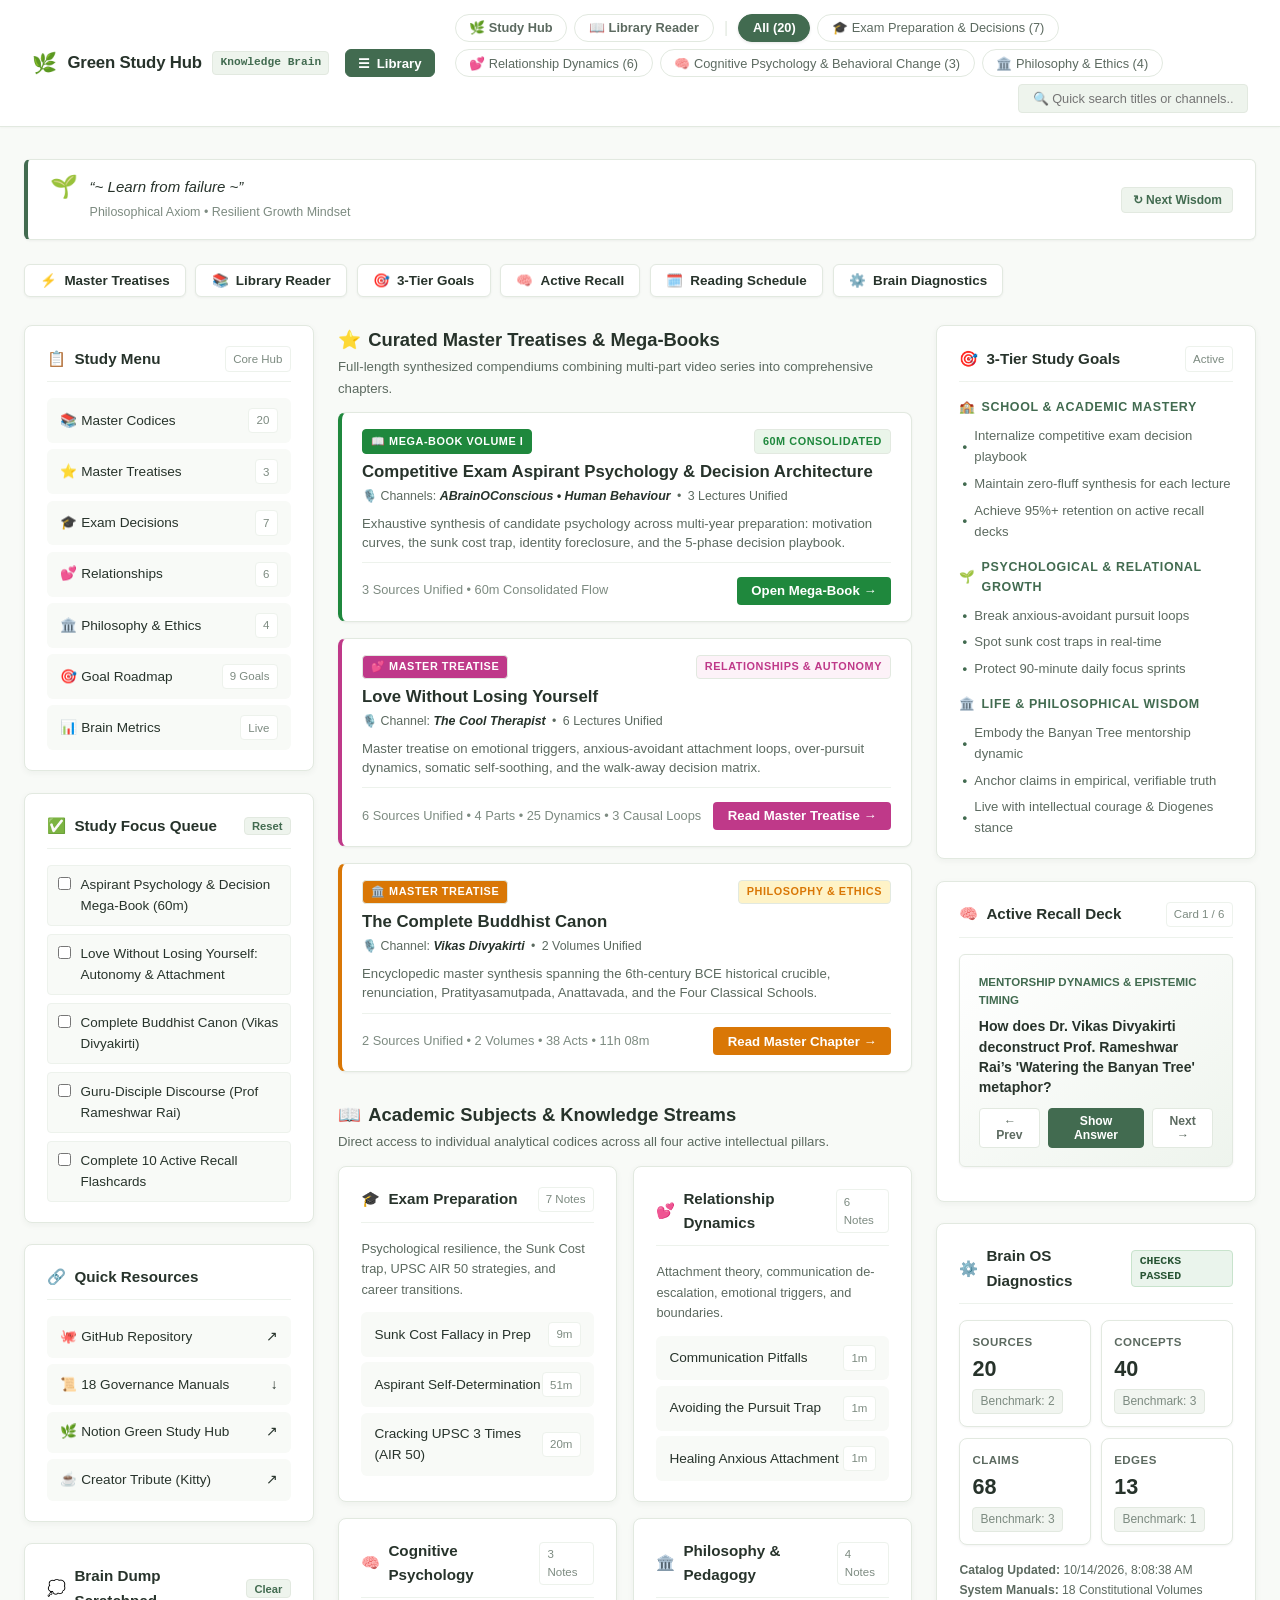
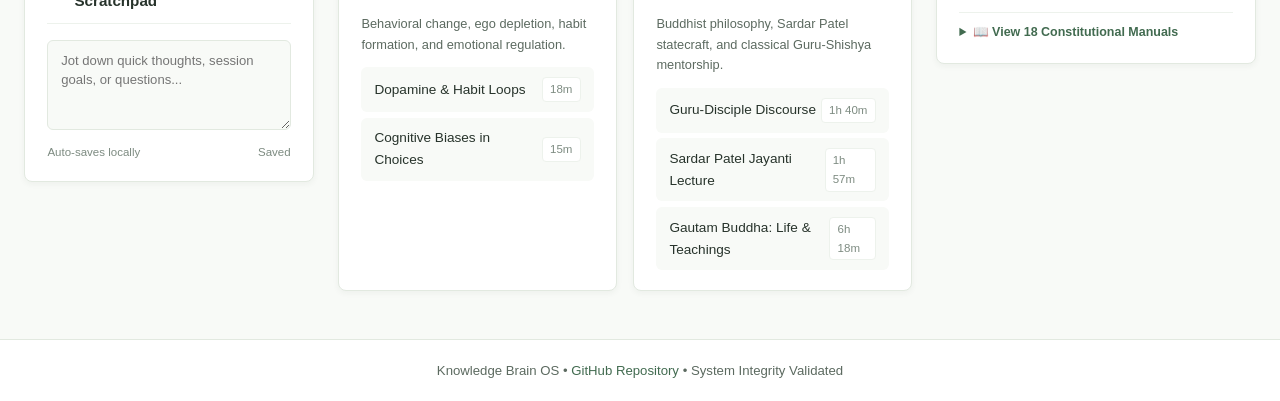
<file: index.html>
<!DOCTYPE html>
<html lang="en">
<head>
  <meta charset="UTF-8">
  <meta http-equiv="refresh" content="0; url=web/index.html">
  <title>AI Knowledge Brain OS</title>
  <script>window.location.href = "web/index.html";</script>
</head>
<body style="font-family:sans-serif; background:#0f141c; color:#e6edf3; padding:2rem; text-align:center;">
  <h2>AI Knowledge Brain Operating System</h2>
  <p>Loading Knowledge Portal... If you are not redirected, <a href="web/index.html" style="color:#58a6ff;">click here to enter</a>.</p>
</body>
</html>
</file>
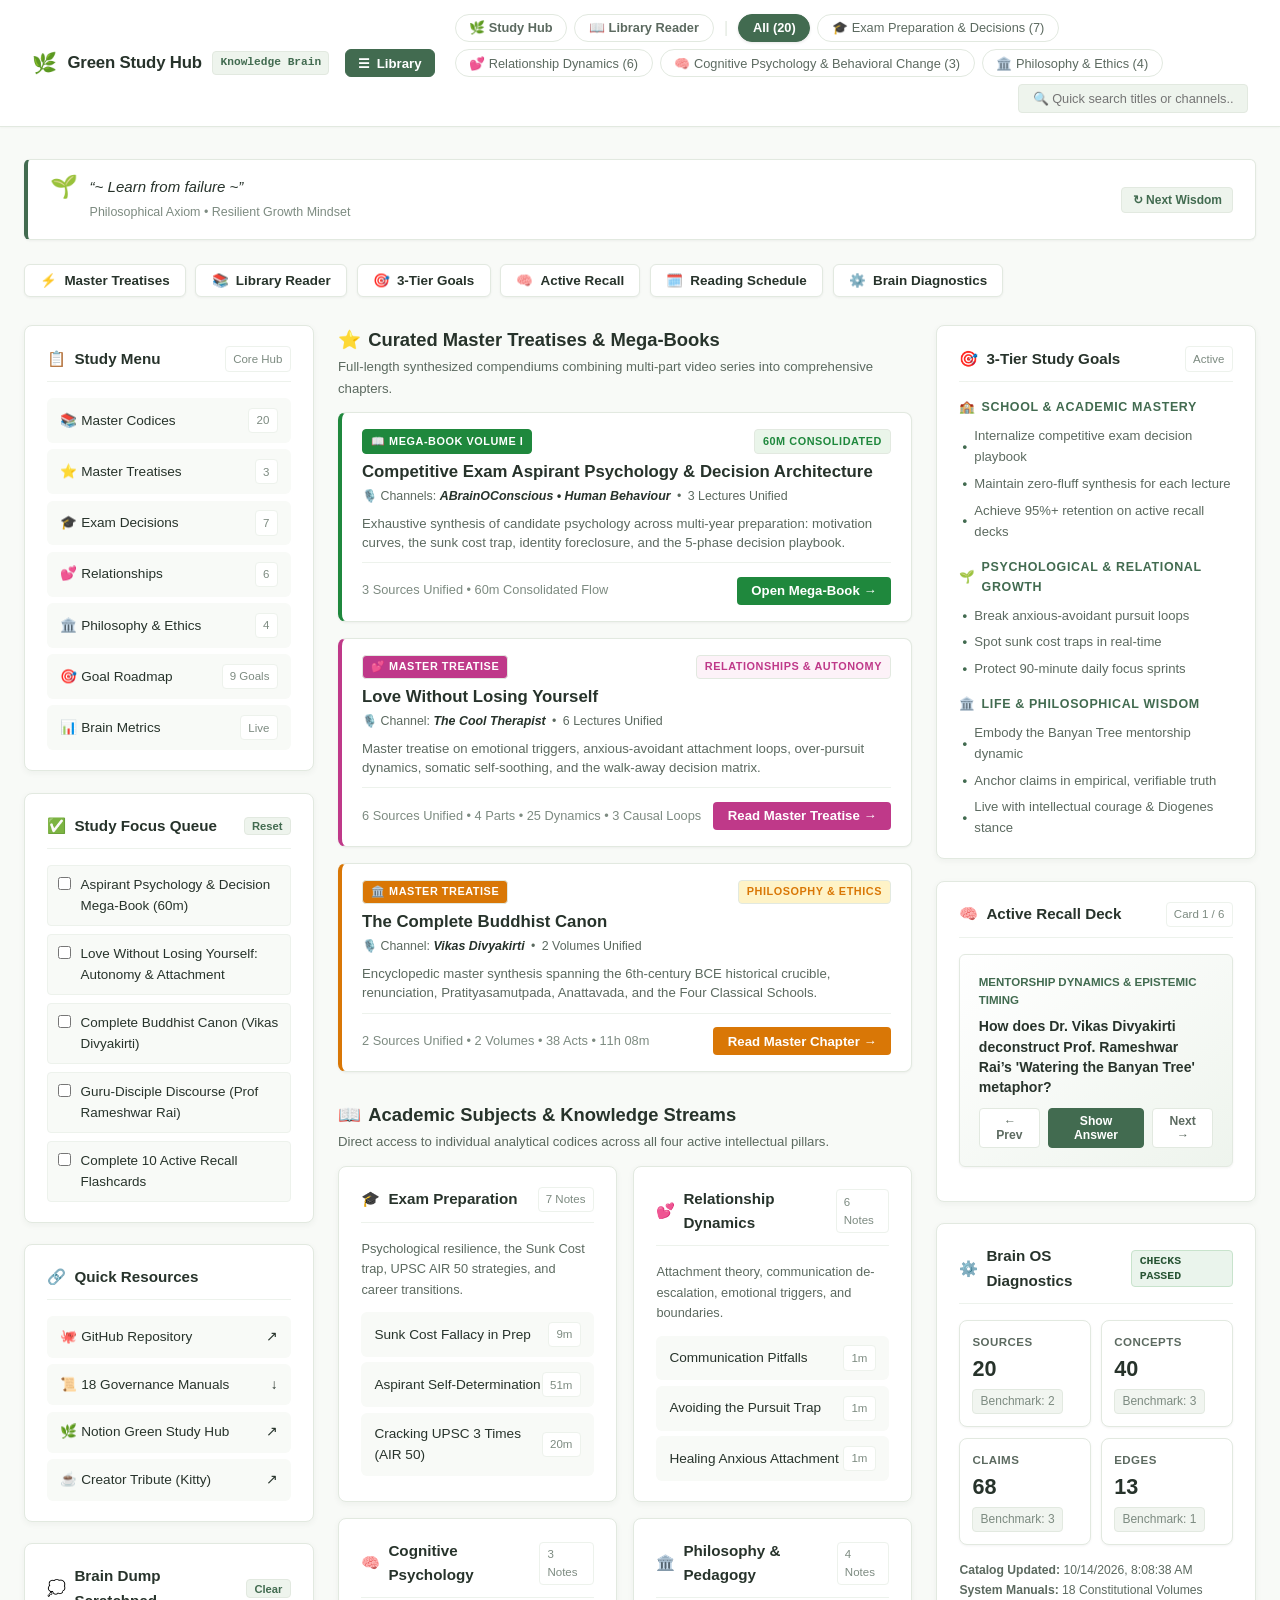
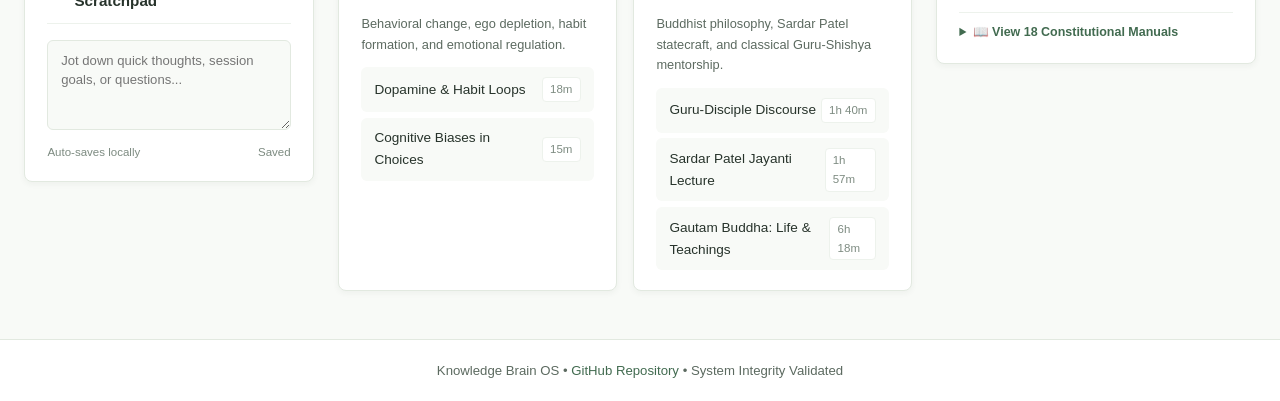
<file: docs/index.html>
<!DOCTYPE html>
<html lang="en">
<head>
  <meta charset="UTF-8">
  <meta http-equiv="refresh" content="0; url=../web/index.html">
  <title>AI Knowledge Brain OS Documentation</title>
  <script>window.location.href = "../web/index.html";</script>
</head>
<body style="font-family:sans-serif; background:#0f141c; color:#e6edf3; padding:2rem; text-align:center;">
  <h2>AI Knowledge Brain OS — Documentation & Knowledge Portal</h2>
  <p>Loading Portal... If you are not redirected, <a href="../web/index.html" style="color:#58a6ff;">click here</a>.</p>
</body>
</html>
</file>
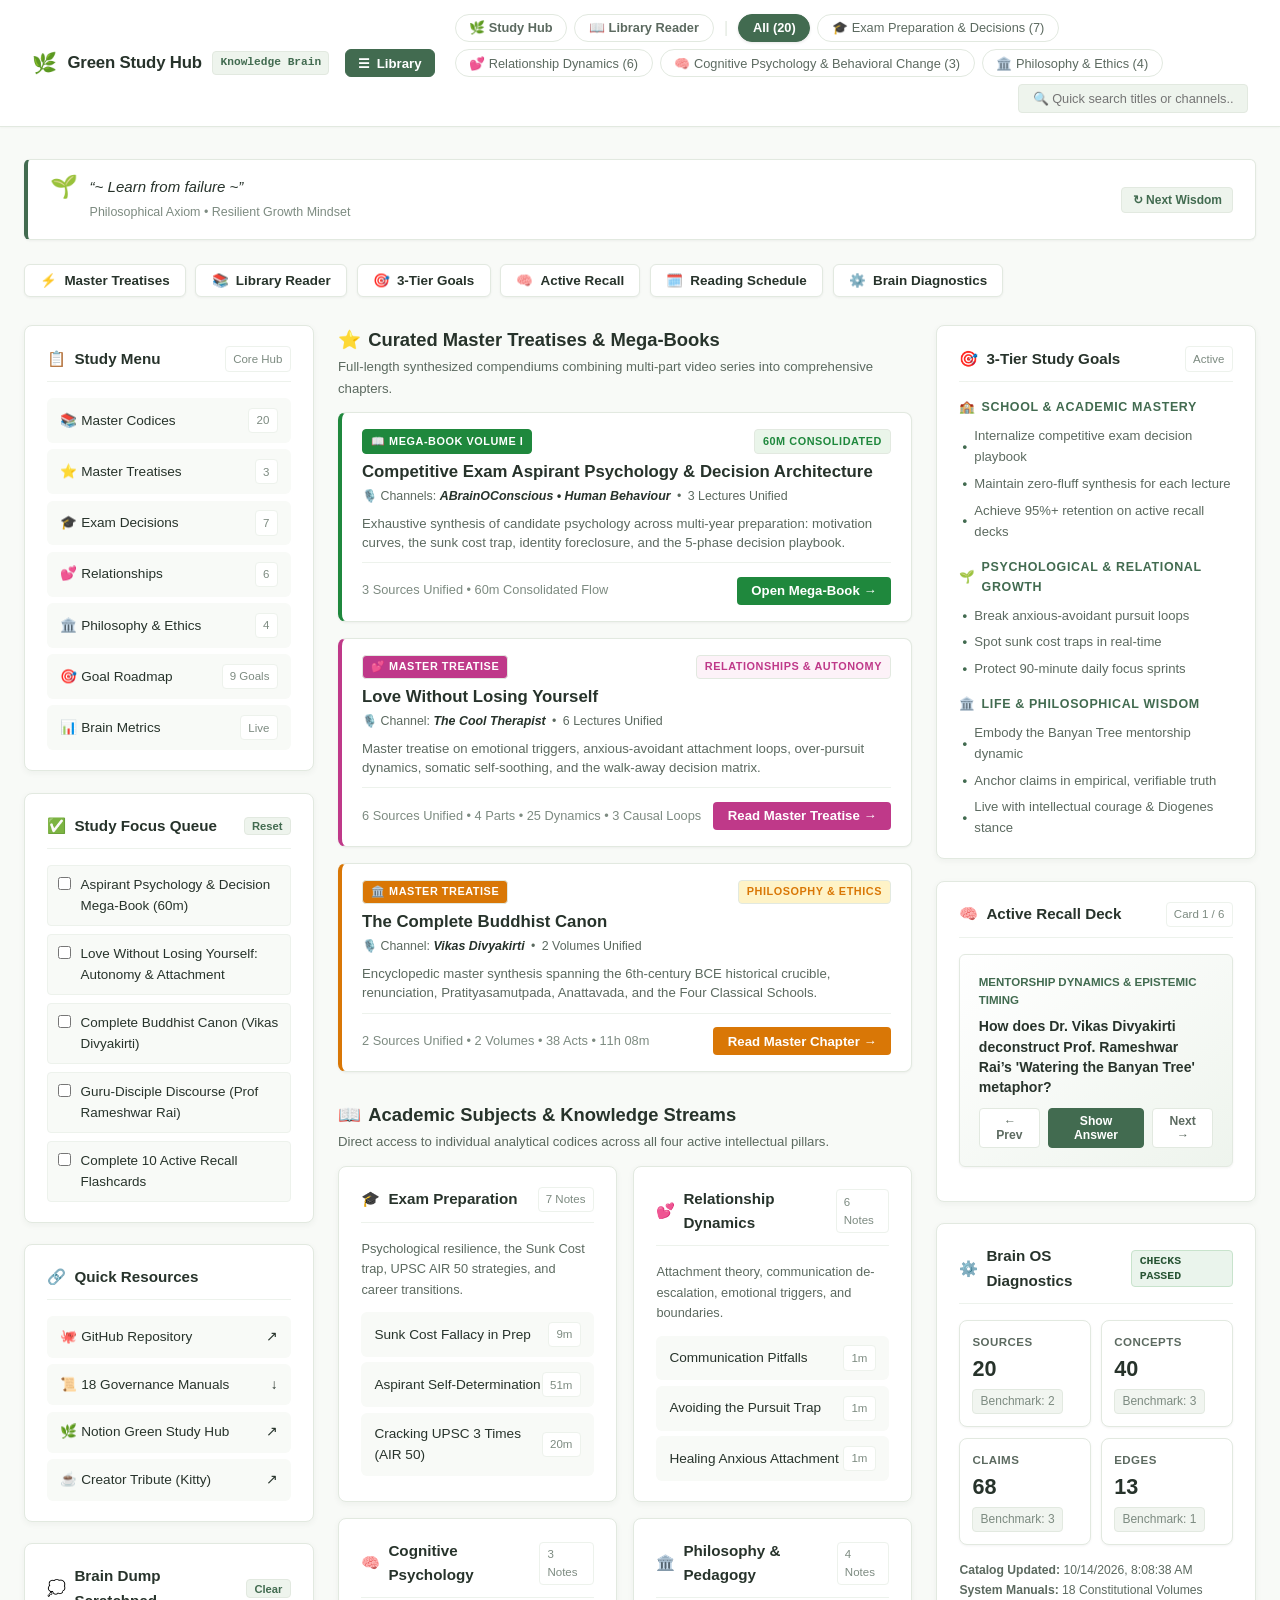
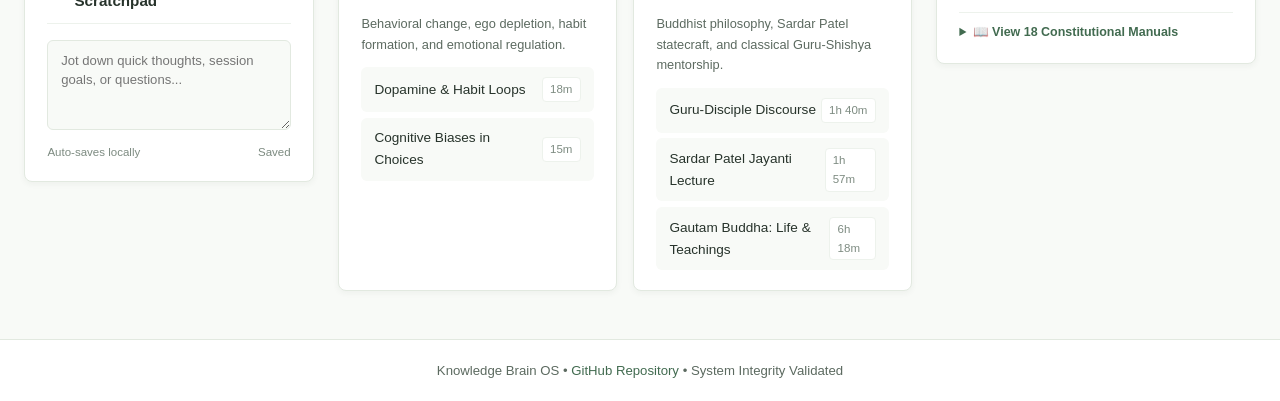
<file: web/index.html>
<!DOCTYPE html>
<html lang="en">
<head>
  <meta charset="UTF-8">
  <meta name="viewport" content="width=device-width, initial-scale=1.0">
  <title>Green Study Hub — Knowledge Brain OS</title>
  <link rel="stylesheet" href="styles.css?v=20261014-01">
</head>
<body>

  <header>
    <div class="logo-area" id="logo-home-btn" role="button" tabindex="0" onclick="navigateHome()" onkeydown="if(event.key==='Enter'||event.key===' '){event.preventDefault();navigateHome();}" title="View All Notes" aria-label="View All Notes">
      <span class="logo-icon">🌿</span>
      <div class="logo-title">Green Study Hub</div>
      <span class="logo-badge">Knowledge Brain</span>
    </div>
    <button id="sidebar-toggle-btn" class="sidebar-toggle-btn active" onclick="toggleSidebar()" title="Toggle Library Sidebar">
      <span>☰</span> <span>Library</span>
    </button>
    <nav class="header-category-nav">
      <button class="cat-pill active" id="btn-mode-hub" onclick="navigateHome()" style="font-weight:700;">🌿 Study Hub</button>
      <button class="cat-pill" id="btn-mode-reader" onclick="openReaderMode()" style="font-weight:700;">📖 Library Reader</button>
      <span style="color:var(--border-color); margin:0 0.2rem;">|</span>
      <button class="cat-pill" id="pill-cat-all" onclick="filterReaderCategory('all')">All (20)</button>
      <button class="cat-pill" id="pill-cat-aspirant" onclick="filterReaderCategory('aspirant')">🎓 Exam Preparation &amp; Decisions (7)</button>
      <button class="cat-pill" id="pill-cat-relationships" onclick="filterReaderCategory('relationships')">💕 Relationship Dynamics (6)</button>
      <button class="cat-pill" id="pill-cat-cognitive" onclick="filterReaderCategory('cognitive')">🧠 Cognitive Psychology &amp; Behavioral Change (3)</button>
      <button class="cat-pill" id="pill-cat-philosophy" onclick="filterReaderCategory('philosophy')">🏛️ Philosophy &amp; Ethics (4)</button>
      <div class="reader-quick-search">
        <input type="text" id="reader-search-input" class="reader-search-box" placeholder="🔍 Quick search titles or channels..." oninput="handleReaderSearch(this.value)">
      </div>
    </nav>
  </header>

  <main>
    <div id="status-banner"></div>

    <!-- BACKGROUND STORAGE: DASHBOARD & METRICS (Preserved for test contracts & data integrity) -->
        <!-- ============================================================== -->
    <!-- GREEN STUDY HUB DASHBOARD (HOMEPAGE) -->
    <!-- ============================================================== -->
    <section id="dashboard-view" class="view-section active">
      <!-- MOTIVATIONAL WISDOM CALLOUT -->
      <div class="hub-quote-card" id="hub-quote-card">
        <div style="display:flex; gap:0.75rem; align-items:flex-start;">
          <span style="font-size:1.4rem; line-height:1;">🌱</span>
          <div>
            <div class="hub-quote-text" id="hub-quote-display">“~ Learn from failure ~”</div>
            <span class="hub-quote-author" id="hub-quote-author">Philosophical Axiom &bull; Resilient Growth Mindset</span>
          </div>
        </div>
        <button class="hub-quote-btn" onclick="shuffleWisdom()" title="Next Wisdom">↻ Next Wisdom</button>
      </div>

      <!-- QUICK ACTION BAR -->
      <div class="hub-quick-bar">
        <button class="hub-action-btn" onclick="scrollToSection('hub-mega-books')">
          <span>⚡</span> <span>Master Treatises</span>
        </button>
        <button class="hub-action-btn" onclick="openReaderMode()">
          <span>📚</span> <span>Library Reader</span>
        </button>
        <button class="hub-action-btn" onclick="scrollToSection('hub-goals-card')">
          <span>🎯</span> <span>3-Tier Goals</span>
        </button>
        <button class="hub-action-btn" onclick="scrollToSection('hub-flashcards-card')">
          <span>🧠</span> <span>Active Recall</span>
        </button>
        <button class="hub-action-btn" onclick="scrollToSection('hub-menu-card')">
          <span>🗓️</span> <span>Reading Schedule</span>
        </button>
        <button class="hub-action-btn" onclick="scrollToSection('hub-system-diagnostics')">
          <span>⚙️</span> <span>Brain Diagnostics</span>
        </button>
      </div>

      <!-- 3-COLUMN NOTION LAYOUT GRID -->
      <div class="hub-main-grid">
        <!-- ============================================== -->
        <!-- LEFT COLUMN: MENU, TO-DO & QUICK LINKS -->
        <!-- ============================================== -->
        <div class="hub-grid-col-left">
          <!-- Hub Navigation Menu -->
          <div class="hub-card" id="hub-menu-card">
            <div class="hub-card-header">
              <span class="hub-card-title"><span>📋</span> <span>Study Menu</span></span>
              <span class="hub-menu-tag">Core Hub</span>
            </div>
            <div class="hub-menu-list">
              <div class="hub-menu-item" onclick="filterReaderCategory('all'); openReaderMode();">
                <span>📚 Master Codices</span>
                <span class="hub-menu-tag">20</span>
              </div>
              <div class="hub-menu-item" onclick="scrollToSection('hub-mega-books')">
                <span>⭐ Master Treatises</span>
                <span class="hub-menu-tag">3</span>
              </div>
              <div class="hub-menu-item" onclick="filterReaderCategory('aspirant'); openReaderMode();">
                <span>🎓 Exam Decisions</span>
                <span class="hub-menu-tag">7</span>
              </div>
              <div class="hub-menu-item" onclick="filterReaderCategory('relationships'); openReaderMode();">
                <span>💕 Relationships</span>
                <span class="hub-menu-tag">6</span>
              </div>
              <div class="hub-menu-item" onclick="filterReaderCategory('philosophy'); openReaderMode();">
                <span>🏛️ Philosophy &amp; Ethics</span>
                <span class="hub-menu-tag">4</span>
              </div>
              <div class="hub-menu-item" onclick="scrollToSection('hub-goals-card')">
                <span>🎯 Goal Roadmap</span>
                <span class="hub-menu-tag">9 Goals</span>
              </div>
              <div class="hub-menu-item" onclick="scrollToSection('hub-system-diagnostics')">
                <span>📊 Brain Metrics</span>
                <span class="hub-menu-tag">Live</span>
              </div>
            </div>
          </div>

          <!-- Interactive To-Do List -->
          <div class="hub-card">
            <div class="hub-card-header">
              <span class="hub-card-title"><span>✅</span> <span>Study Focus Queue</span></span>
              <button class="hub-quote-btn" onclick="resetTodos()" style="padding:0.15rem 0.45rem; font-size:0.7rem;">Reset</button>
            </div>
            <div class="hub-todo-list" id="hub-todo-list">
              <label class="hub-todo-item" id="todo-item-1">
                <input type="checkbox" onchange="toggleTodo(1)" id="todo-chk-1">
                <span>Aspirant Psychology &amp; Decision Mega-Book (60m)</span>
              </label>
              <label class="hub-todo-item" id="todo-item-2">
                <input type="checkbox" onchange="toggleTodo(2)" id="todo-chk-2">
                <span>Love Without Losing Yourself: Autonomy &amp; Attachment</span>
              </label>
              <label class="hub-todo-item" id="todo-item-3">
                <input type="checkbox" onchange="toggleTodo(3)" id="todo-chk-3">
                <span>Complete Buddhist Canon (Vikas Divyakirti)</span>
              </label>
              <label class="hub-todo-item" id="todo-item-4">
                <input type="checkbox" onchange="toggleTodo(4)" id="todo-chk-4">
                <span>Guru-Disciple Discourse (Prof Rameshwar Rai)</span>
              </label>
              <label class="hub-todo-item" id="todo-item-5">
                <input type="checkbox" onchange="toggleTodo(5)" id="todo-chk-5">
                <span>Complete 10 Active Recall Flashcards</span>
              </label>
            </div>
          </div>

          <!-- Quick Links -->
          <div class="hub-card">
            <div class="hub-card-header">
              <span class="hub-card-title"><span>🔗</span> <span>Quick Resources</span></span>
            </div>
            <div class="hub-menu-list">
              <a class="hub-menu-item" href="https://github.com/shekhawatvishal91/summary" target="_blank">
                <span>🐙 GitHub Repository</span>
                <span>↗</span>
              </a>
              <div class="hub-menu-item" onclick="scrollToSection('hub-system-diagnostics')">
                <span>📜 18 Governance Manuals</span>
                <span>&darr;</span>
              </div>
              <a class="hub-menu-item" href="https://paint-magic-fdb.notion.site/Green-Study-Hub-ef5269d2211a820d896081fd4398207d" target="_blank">
                <span>🌿 Notion Green Study Hub</span>
                <span>↗</span>
              </a>
              <a class="hub-menu-item" href="https://buymeacoffee.com/kittylikesworld" target="_blank">
                <span>☕ Creator Tribute (Kitty)</span>
                <span>↗</span>
              </a>
            </div>
          </div>

          <!-- Brain Dump Scratchpad -->
          <div class="hub-card">
            <div class="hub-card-header">
              <span class="hub-card-title"><span>💭</span> <span>Brain Dump Scratchpad</span></span>
              <button class="hub-quote-btn" onclick="clearScratchpad()" style="padding:0.15rem 0.45rem; font-size:0.7rem;">Clear</button>
            </div>
            <textarea id="hub-scratchpad" class="hub-scratchpad" placeholder="Jot down quick thoughts, session goals, or questions..." oninput="saveScratchpad(this.value)"></textarea>
            <div style="font-size:0.72rem; color:var(--text-muted); margin-top:0.35rem; display:flex; justify-content:space-between;">
              <span>Auto-saves locally</span>
              <span id="scratchpad-status">Saved</span>
            </div>
          </div>
        </div>

        <!-- ============================================== -->
        <!-- CENTER COLUMN: MASTER TREATISES & CHANNEL CODICES -->
        <!-- ============================================== -->
        <div class="hub-grid-col-center">
          <!-- SECTION 1: MASTER TREATISES (MEGA-BOOKS) -->
          <div id="hub-mega-books" style="margin-bottom:1.75rem;">
            <div style="display:flex; align-items:center; justify-content:space-between; margin-bottom:0.85rem;">
              <div>
                <h2 style="font-size:1.15rem; font-weight:800; color:var(--text-primary); display:flex; align-items:center; gap:0.45rem;">
                  <span>⭐</span> <span>Curated Master Treatises &amp; Mega-Books</span>
                </h2>
                <p style="font-size:0.825rem; color:var(--text-secondary); margin-top:0.1rem;">
                  Full-length synthesized compendiums combining multi-part video series into comprehensive chapters.
                </p>
              </div>
            </div>

            <div style="display:flex; flex-direction:column; gap:1rem;">
              <!-- Mega-Book 1 -->
              <div class="topic-box" style="border-left: 4px solid #1f883d; cursor:pointer;" onclick="viewCodex('MASTER-ASPIRANT-DECISION')">
                <div>
                  <div class="topic-box-header">
                    <span class="topic-badge topic-badge-book">📖 MEGA-BOOK VOLUME I</span>
                    <span class="topic-badge" style="background:#eaf5ea; color:#1f883d;">60m Consolidated</span>
                  </div>
                  <h3 class="topic-box-title">Competitive Exam Aspirant Psychology &amp; Decision Architecture</h3>
                  <div class="topic-box-channel">
                    <span>🎙️ Channels: <em>ABrainOConscious &bull; Human Behaviour</em></span> &bull; <span>3 Lectures Unified</span>
                  </div>
                  <p class="topic-box-desc">
                    Exhaustive synthesis of candidate psychology across multi-year preparation: motivation curves, the sunk cost trap, identity foreclosure, and the 5-phase decision playbook.
                  </p>
                </div>
                <div class="topic-box-footer">
                  <span class="topic-stats">3 Sources Unified &bull; 60m Consolidated Flow</span>
                  <button class="btn-read" style="background:#1f883d; padding:0.4rem 0.9rem; font-size:0.825rem;" onclick="event.stopPropagation(); viewCodex('MASTER-ASPIRANT-DECISION')">
                    Open Mega-Book &rarr;
                  </button>
                </div>
              </div>

              <!-- Mega-Book 2 -->
              <div class="topic-box" style="border-left: 4px solid #bf3989; cursor:pointer;" onclick="viewCodex('MASTER-RELATIONSHIP-DYNAMICS')">
                <div>
                  <div class="topic-box-header">
                    <span class="topic-badge" style="background:#bf3989; color:#FFFFFF;">💕 MASTER TREATISE</span>
                    <span class="topic-badge" style="background:#fdf2f8; color:#bf3989;">Relationships &amp; Autonomy</span>
                  </div>
                  <h3 class="topic-box-title">Love Without Losing Yourself</h3>
                  <div class="topic-box-channel">
                    <span>🎙️ Channel: <em>The Cool Therapist</em></span> &bull; <span>6 Lectures Unified</span>
                  </div>
                  <p class="topic-box-desc">
                    Master treatise on emotional triggers, anxious-avoidant attachment loops, over-pursuit dynamics, somatic self-soothing, and the walk-away decision matrix.
                  </p>
                </div>
                <div class="topic-box-footer">
                  <span class="topic-stats">6 Sources Unified &bull; 4 Parts &bull; 25 Dynamics &bull; 3 Causal Loops</span>
                  <button class="btn-read" style="background:#bf3989; padding:0.4rem 0.9rem; font-size:0.825rem;" onclick="event.stopPropagation(); viewCodex('MASTER-RELATIONSHIP-DYNAMICS')">
                    Read Master Treatise &rarr;
                  </button>
                </div>
              </div>

              <!-- Mega-Book 3 -->
              <div class="topic-box" style="border-left: 4px solid #d97706; cursor:pointer;" onclick="viewCodex('CHAPTER-VIKAS-BUDDHA-CANON')">
                <div>
                  <div class="topic-box-header">
                    <span class="topic-badge" style="background:#d97706; color:#FFFFFF;">🏛️ MASTER TREATISE</span>
                    <span class="topic-badge" style="background:#fef3c7; color:#d97706;">Philosophy &amp; Ethics</span>
                  </div>
                  <h3 class="topic-box-title">The Complete Buddhist Canon</h3>
                  <div class="topic-box-channel">
                    <span>🎙️ Channel: <em>Vikas Divyakirti</em></span> &bull; <span>2 Volumes Unified</span>
                  </div>
                  <p class="topic-box-desc">
                    Encyclopedic master synthesis spanning the 6th-century BCE historical crucible, renunciation, Pratityasamutpada, Anattavada, and the Four Classical Schools.
                  </p>
                </div>
                <div class="topic-box-footer">
                  <span class="topic-stats">2 Sources Unified &bull; 2 Volumes &bull; 38 Acts &bull; 11h 08m</span>
                  <button class="btn-read" style="background:#d97706; padding:0.4rem 0.9rem; font-size:0.825rem;" onclick="event.stopPropagation(); viewCodex('CHAPTER-VIKAS-BUDDHA-CANON')">
                    Read Master Chapter &rarr;
                  </button>
                </div>
              </div>
            </div>
          </div>

          <!-- SECTION 2: SUBJECT DOMAINS & LECTURE EXPLORER -->
          <div>
            <div style="display:flex; align-items:center; justify-content:space-between; margin-bottom:0.85rem;">
              <div>
                <h2 style="font-size:1.15rem; font-weight:800; color:var(--text-primary); display:flex; align-items:center; gap:0.45rem;">
                  <span>📖</span> <span>Academic Subjects &amp; Knowledge Streams</span>
                </h2>
                <p style="font-size:0.825rem; color:var(--text-secondary); margin-top:0.1rem;">
                  Direct access to individual analytical codices across all four active intellectual pillars.
                </p>
              </div>
            </div>

            <!-- Subject Cards Grid -->
            <div style="display:grid; grid-template-columns:repeat(auto-fit, minmax(260px, 1fr)); gap:1rem;">
              <!-- Subject 1 -->
              <div class="hub-card" style="margin-bottom:0;">
                <div class="hub-card-header">
                  <span class="hub-card-title"><span>🎓</span> <span>Exam Preparation</span></span>
                  <span class="hub-menu-tag">7 Notes</span>
                </div>
                <p style="font-size:0.8rem; color:var(--text-secondary); margin-bottom:0.75rem;">
                  Psychological resilience, the Sunk Cost trap, UPSC AIR 50 strategies, and career transitions.
                </p>
                <div style="display:flex; flex-direction:column; gap:0.35rem;">
                  <div class="hub-menu-item" onclick="viewCodex('SRC-YT-2026-001')">
                    <span>Sunk Cost Fallacy in Prep</span>
                    <span class="hub-menu-tag">9m</span>
                  </div>
                  <div class="hub-menu-item" onclick="viewCodex('SRC-YT-2026-002')">
                    <span>Aspirant Self-Determination</span>
                    <span class="hub-menu-tag">51m</span>
                  </div>
                  <div class="hub-menu-item" onclick="viewCodex('SRC-YT-2026-014')">
                    <span>Cracking UPSC 3 Times (AIR 50)</span>
                    <span class="hub-menu-tag">20m</span>
                  </div>
                </div>
              </div>

              <!-- Subject 2 -->
              <div class="hub-card" style="margin-bottom:0;">
                <div class="hub-card-header">
                  <span class="hub-card-title"><span>💕</span> <span>Relationship Dynamics</span></span>
                  <span class="hub-menu-tag">6 Notes</span>
                </div>
                <p style="font-size:0.8rem; color:var(--text-secondary); margin-bottom:0.75rem;">
                  Attachment theory, communication de-escalation, emotional triggers, and boundaries.
                </p>
                <div style="display:flex; flex-direction:column; gap:0.35rem;">
                  <div class="hub-menu-item" onclick="viewCodex('SRC-YT-2026-003')">
                    <span>Communication Pitfalls</span>
                    <span class="hub-menu-tag">1m</span>
                  </div>
                  <div class="hub-menu-item" onclick="viewCodex('SRC-YT-2026-004')">
                    <span>Avoiding the Pursuit Trap</span>
                    <span class="hub-menu-tag">1m</span>
                  </div>
                  <div class="hub-menu-item" onclick="viewCodex('SRC-YT-2026-008')">
                    <span>Healing Anxious Attachment</span>
                    <span class="hub-menu-tag">1m</span>
                  </div>
                </div>
              </div>

              <!-- Subject 3 -->
              <div class="hub-card" style="margin-bottom:0;">
                <div class="hub-card-header">
                  <span class="hub-card-title"><span>🧠</span> <span>Cognitive Psychology</span></span>
                  <span class="hub-menu-tag">3 Notes</span>
                </div>
                <p style="font-size:0.8rem; color:var(--text-secondary); margin-bottom:0.75rem;">
                  Behavioral change, ego depletion, habit formation, and emotional regulation.
                </p>
                <div style="display:flex; flex-direction:column; gap:0.35rem;">
                  <div class="hub-menu-item" onclick="viewCodex('SRC-YT-2026-018')">
                    <span>Dopamine &amp; Habit Loops</span>
                    <span class="hub-menu-tag">18m</span>
                  </div>
                  <div class="hub-menu-item" onclick="viewCodex('SRC-YT-2026-019')">
                    <span>Cognitive Biases in Choices</span>
                    <span class="hub-menu-tag">15m</span>
                  </div>
                </div>
              </div>

              <!-- Subject 4 -->
              <div class="hub-card" style="margin-bottom:0;">
                <div class="hub-card-header">
                  <span class="hub-card-title"><span>🏛️</span> <span>Philosophy &amp; Pedagogy</span></span>
                  <span class="hub-menu-tag">4 Notes</span>
                </div>
                <p style="font-size:0.8rem; color:var(--text-secondary); margin-bottom:0.75rem;">
                  Buddhist philosophy, Sardar Patel statecraft, and classical Guru-Shishya mentorship.
                </p>
                <div style="display:flex; flex-direction:column; gap:0.35rem;">
                  <div class="hub-menu-item" onclick="viewCodex('SRC-YT-2026-020')">
                    <span>Guru-Disciple Discourse</span>
                    <span class="hub-menu-tag">1h 40m</span>
                  </div>
                  <div class="hub-menu-item" onclick="viewCodex('SRC-YT-2026-017')">
                    <span>Sardar Patel Jayanti Lecture</span>
                    <span class="hub-menu-tag">1h 57m</span>
                  </div>
                  <div class="hub-menu-item" onclick="viewCodex('SRC-YT-2026-015')">
                    <span>Gautam Buddha: Life &amp; Teachings</span>
                    <span class="hub-menu-tag">6h 18m</span>
                  </div>
                </div>
              </div>
            </div>
          </div>
        </div>

        <!-- ============================================== -->
        <!-- RIGHT COLUMN: GOALS, FLASHCARDS & DIAGNOSTICS -->
        <!-- ============================================== -->
        <div class="hub-grid-col-right">
          <!-- 3-Tier Goals Widget -->
          <div class="hub-card" id="hub-goals-card">
            <div class="hub-card-header">
              <span class="hub-card-title"><span>🎯</span> <span>3-Tier Study Goals</span></span>
              <span class="hub-menu-tag">Active</span>
            </div>

            <div class="hub-goal-section">
              <div class="hub-goal-heading"><span>🏫</span> <span>School &amp; Academic Mastery</span></div>
              <ul class="hub-goal-list">
                <li class="hub-goal-item"><span class="hub-goal-bullet">&bull;</span> Internalize competitive exam decision playbook</li>
                <li class="hub-goal-item"><span class="hub-goal-bullet">&bull;</span> Maintain zero-fluff synthesis for each lecture</li>
                <li class="hub-goal-item"><span class="hub-goal-bullet">&bull;</span> Achieve 95%+ retention on active recall decks</li>
              </ul>
            </div>

            <div class="hub-goal-section">
              <div class="hub-goal-heading"><span>🌱</span> <span>Psychological &amp; Relational Growth</span></div>
              <ul class="hub-goal-list">
                <li class="hub-goal-item"><span class="hub-goal-bullet">&bull;</span> Break anxious-avoidant pursuit loops</li>
                <li class="hub-goal-item"><span class="hub-goal-bullet">&bull;</span> Spot sunk cost traps in real-time</li>
                <li class="hub-goal-item"><span class="hub-goal-bullet">&bull;</span> Protect 90-minute daily focus sprints</li>
              </ul>
            </div>

            <div class="hub-goal-section" style="margin-bottom:0;">
              <div class="hub-goal-heading"><span>🏛️</span> <span>Life &amp; Philosophical Wisdom</span></div>
              <ul class="hub-goal-list">
                <li class="hub-goal-item"><span class="hub-goal-bullet">&bull;</span> Embody the Banyan Tree mentorship dynamic</li>
                <li class="hub-goal-item"><span class="hub-goal-bullet">&bull;</span> Anchor claims in empirical, verifiable truth</li>
                <li class="hub-goal-item"><span class="hub-goal-bullet">&bull;</span> Live with intellectual courage &amp; Diogenes stance</li>
              </ul>
            </div>
          </div>

          <!-- Interactive Active Recall Flashcard Deck -->
          <div class="hub-card" id="hub-flashcards-card">
            <div class="hub-card-header">
              <span class="hub-card-title"><span>🧠</span> <span>Active Recall Deck</span></span>
              <span class="hub-menu-tag" id="flashcard-counter">Card 1 / 6</span>
            </div>

            <div class="hub-flashcard-box">
              <div>
                <div class="hub-flashcard-dim" id="flashcard-dimension">Mentorship Dynamics</div>
                <div class="hub-flashcard-question" id="flashcard-question">
                  How does Dr. Vikas Divyakirti deconstruct Prof. Rameshwar Rai's "Watering the Banyan Tree" metaphor?
                </div>
                <div class="hub-flashcard-answer" id="flashcard-answer">
                  When a tree is in its initial vulnerable seed and sapling stage, timely water and intellectual nutrients dictate whether it withers or expands into a massive canopy.
                </div>
              </div>
              <div class="hub-flashcard-ctrls">
                <button class="hub-flashcard-btn" onclick="prevFlashcard()">&larr; Prev</button>
                <button class="hub-flashcard-btn" id="flashcard-toggle-btn" onclick="toggleFlashcardAnswer()" style="background:var(--accent-color); color:#fff; border-color:var(--accent-color);">Show Answer</button>
                <button class="hub-flashcard-btn" onclick="nextFlashcard()">Next &rarr;</button>
              </div>
            </div>
          </div>

          <!-- System Diagnostics & Knowledge Health (Contains all required DOM test contracts) -->
          <div class="hub-card" id="hub-system-diagnostics">
            <div class="hub-card-header">
              <span class="hub-card-title"><span>⚙️</span> <span>Brain OS Diagnostics</span></span>
              <span class="badge badge-tier1" id="system-status-badge">CHECKS PASSED</span>
            </div>

            <div class="metrics-grid" style="grid-template-columns:1fr 1fr; gap:0.65rem; margin-bottom:1rem;">
              <div class="metric-card" style="padding:0.75rem;">
                <div class="metric-label" style="font-size:0.72rem;">Sources</div>
                <div class="metric-value-row">
                  <span class="metric-value" id="metric-sources" style="font-size:1.35rem;">0</span>
                  <span class="metric-benchmark" id="metric-sources-benchmark">Benchmark: 0</span>
                </div>
              </div>
              <div class="metric-card" style="padding:0.75rem;">
                <div class="metric-label" style="font-size:0.72rem;">Concepts</div>
                <div class="metric-value-row">
                  <span class="metric-value" id="metric-concepts" style="font-size:1.35rem;">0</span>
                  <span class="metric-benchmark" id="metric-concepts-benchmark">Benchmark: 0</span>
                </div>
              </div>
              <div class="metric-card" style="padding:0.75rem;">
                <div class="metric-label" style="font-size:0.72rem;">Claims</div>
                <div class="metric-value-row">
                  <span class="metric-value" id="metric-claims" style="font-size:1.35rem;">0</span>
                  <span class="metric-benchmark" id="metric-claims-benchmark">Benchmark: 0</span>
                </div>
              </div>
              <div class="metric-card" style="padding:0.75rem;">
                <div class="metric-label" style="font-size:0.72rem;">Edges</div>
                <div class="metric-value-row">
                  <span class="metric-value" id="metric-edges" style="font-size:1.35rem;">0</span>
                  <span class="metric-benchmark" id="metric-edges-benchmark">Benchmark: 0</span>
                </div>
              </div>
            </div>

            <div style="font-size:0.76rem; color:var(--text-secondary); margin-bottom:0.75rem;">
              <div><strong>Catalog Updated:</strong> <span id="last-built">Never</span></div>
              <div><strong>System Manuals:</strong> <span id="metric-docs">18</span> Constitutional Volumes</div>
            </div>

            <!-- Collapsible Governance Manuals Hub (Houses #docs-list for Test 6) -->
            <details style="border-top:1px solid var(--border-subtle); padding-top:0.65rem; margin-top:0.5rem;">
              <summary style="cursor:pointer; font-size:0.78rem; font-weight:600; color:var(--accent-color);">
                📖 View 18 Constitutional Manuals
              </summary>
              <div id="docs-list" class="card-list" style="margin-top:0.65rem; font-size:0.78rem; max-height:220px; overflow-y:auto;"></div>
            </details>
          </div>
        </div>
      </div>
    </section>

    <!-- HIDDEN BACKGROUND CONTAINERS (Preserving search & indexing functions for tests) -->
    <section id="sources-view" class="view-section" style="display:none;">
      <input type="text" id="source-search" class="search-bar" style="display:none;">
      <input type="checkbox" id="hide-fixture-sources" style="display:none;">
      <div id="sources-list" class="card-list"></div>
    </section>

    <section id="concepts-view" class="view-section" style="display:none;">
      <input type="text" id="concept-search" class="search-bar" style="display:none;">
      <input type="checkbox" id="hide-fixture-concepts" style="display:none;">
      <div id="concepts-list" class="card-list"></div>
    </section>

    <!-- BACKGROUND STORAGE: DOCUMENTATION HUB (Preserved for test contracts & data integrity) -->
    <section id="docs-view" class="view-section" style="display:none;">
      <div class="page-intro">
        <h1 class="page-title">Architecture &amp; Governance Manuals</h1>
        <p class="page-subtitle">Authoritative operating instructions, schema definitions, and ingestion protocols governing this system.</p>
      </div>
      <div id="docs-list" class="card-list"></div>
    </section>

    <div class="sidebar-backdrop" id="sidebar-backdrop" onclick="toggleSidebar()"></div>

    <div class="app-layout-container">
      <!-- LEFT SIDEBAR: CHANNEL & NOTE NAVIGATION TREE -->
      <aside id="reader-sidebar" class="reader-sidebar" aria-label="Library Navigation">
        <div class="sidebar-header">
          <div class="sidebar-title">
            <span>📚 Library Index</span>
          </div>
          <button class="switcher-btn" style="padding:0.2rem 0.5rem; font-size:0.75rem;" onclick="toggleSidebar()" title="Close Sidebar">✕</button>
        </div>

        <div style="font-size:0.72rem; font-weight:700; text-transform:uppercase; color:var(--text-secondary); margin-bottom:0.4rem; letter-spacing:0.04em;">
          ⭐ Master Treatises
        </div>
        <div style="display: flex; flex-direction: column; gap: 0.35rem; margin-bottom: 0.85rem;">
          <div id="btn-switch-MASTER-ASPIRANT-DECISION" class="channel-video-item switcher-btn" onclick="viewCodex('MASTER-ASPIRANT-DECISION')">
            <span class="video-item-icon">📖</span>
            <span class="video-item-title">Aspirant Psychology Mega-Book</span>
            <span class="video-item-duration">60m</span>
          </div>
          <div id="btn-switch-MASTER-RELATIONSHIP-DYNAMICS" class="channel-video-item switcher-btn" onclick="viewCodex('MASTER-RELATIONSHIP-DYNAMICS')">
            <span class="video-item-icon">💕</span>
            <span class="video-item-title">Love Without Losing Yourself</span>
            <span class="video-item-duration">4 Parts</span>
          </div>
        </div>

        <div style="font-size:0.72rem; font-weight:700; text-transform:uppercase; color:var(--text-secondary); margin-bottom:0.4rem; letter-spacing:0.04em;">
          🎙️ Channels &amp; Lectures
        </div>

        <!-- Categorized Channel Grids Container -->
        <div id="reader-subnav-individual" class="reader-subnav">
        <!-- Category Group 1: Exam Preparation & Decision Architecture -->
        <div class="reader-category-group" id="cat-group-aspirant">
          <div class="reader-category-header">
            <span class="category-icon">🎓</span>
            <span class="category-name">Competitive Exam Aspirant Psychology &amp; Decision Architecture</span>
            <span class="reader-category-count">3 Channels &bull; 7 Sources</span>
          </div>

          <!-- Channel Box: ABrainOConscious -->
          <div class="channel-card-box">
            <div class="channel-card-header">
              <div class="channel-name-title">
                <span class="channel-icon">🎙️</span>
                <span>Channel: <em class="channel-name">ABrainOConscious</em></span>
              </div>
              <span class="channel-video-count">2 Videos</span>
            </div>

            <!-- Continuous Channel Chapter Banner -->
            <div style="margin: 0.75rem 0; padding: 0.75rem 1rem; background: linear-gradient(135deg, rgba(31, 136, 61, 0.08), rgba(99, 102, 241, 0.08)); border: 1px solid rgba(31, 136, 61, 0.28); border-radius: var(--radius-md); display: flex; align-items: center; justify-content: space-between; gap: 0.75rem; flex-wrap: wrap;">
              <div style="display: flex; align-items: center; gap: 0.6rem;">
                <span style="font-size: 1.25rem;">📖</span>
                <div>
                  <div style="font-weight: 700; font-size: 0.88rem; color: var(--text-primary);">The Aspirant’s Cage: Sunk Cost Trap &amp; Autonomous Identity</div>
                  <div style="font-size: 0.75rem; color: var(--text-secondary);">Unified Master Chapter &bull; 2 Parts &bull; Diagnosis to Architecture &bull; 61m Continuous Reading Flow</div>
                </div>
              </div>
              <button id="btn-switch-CHAPTER-ABRAIN-ASPIRANT-PSYCHOLOGY" class="switcher-btn btn-read" style="padding: 0.4rem 0.85rem; font-size: 0.8rem; font-weight: 600; background: #1f883d; color: #fff; border: none; border-radius: var(--radius-sm); cursor: pointer;" onclick="viewCodex('CHAPTER-ABRAIN-ASPIRANT-PSYCHOLOGY')">
                📖 Read Master Chapter
              </button>
            </div>

            <div class="channel-videos-grid">
              <div id="btn-switch-SRC-YT-2026-002" class="channel-video-item switcher-btn" onclick="viewCodex('SRC-YT-2026-002')">
                <span class="video-item-icon">📖</span>
                <span class="video-item-title">Competitive Exam Aspirant Psychology &amp; Self-Determination</span>
                <span class="video-item-duration">51m</span>
              </div>
              <div id="btn-switch-SRC-YT-2026-001" class="channel-video-item switcher-btn" onclick="viewCodex('SRC-YT-2026-001')">
                <span class="video-item-icon">📖</span>
                <span class="video-item-title">Sunk Cost Fallacy in Competitive Exam Preparation</span>
                <span class="video-item-duration">9m</span>
              </div>
            </div>
          </div>

          <!-- Channel Box: UPSC TIME -->
          <div class="channel-card-box" style="margin-top:1rem;">
            <div class="channel-card-header">
              <div class="channel-name-title">
                <span class="channel-icon">🎙️</span>
                <span>Channel: <em class="channel-name">UPSC TIME</em></span>
              </div>
              <span class="channel-video-count">1 Video</span>
            </div>
            <div class="channel-videos-grid">
              <div id="btn-switch-SRC-YT-2026-014" class="channel-video-item switcher-btn" onclick="viewCodex('SRC-YT-2026-014')">
                <span class="video-item-icon">🏛️</span>
                <span class="video-item-title">How I (IAS AIR 50) Cracked UPSC 3 Times: The Brutal Truth</span>
                <span class="video-item-duration">20m</span>
              </div>
            </div>
          </div>

          <!-- Channel Box: Human Behaviour -->
          <div class="channel-card-box" style="margin-top:1rem;">
            <div class="channel-card-header">
              <div class="channel-name-title">
                <span class="channel-icon">🎙️</span>
                <span>Channel: <em class="channel-name">Human Behaviour</em></span>
              </div>
              <span class="channel-video-count">4 Videos</span>
            </div>
            <div class="channel-videos-grid">
              <div id="btn-switch-SRC-YT-2026-013" class="channel-video-item switcher-btn" onclick="viewCodex('SRC-YT-2026-013')">
                <span class="video-item-icon">🛡️</span>
                <span class="video-item-title">How to deal with Pain when it’s unbearable</span>
                <span class="video-item-duration">11m</span>
              </div>
              <div id="btn-switch-SRC-YT-2026-012" class="channel-video-item switcher-btn" onclick="viewCodex('SRC-YT-2026-012')">
                <span class="video-item-icon">🌙</span>
                <span class="video-item-title">How more sleeping makes you more lucky and creates your destiny</span>
                <span class="video-item-duration">12m</span>
              </div>
              <div id="btn-switch-SRC-YT-2026-011" class="channel-video-item switcher-btn" onclick="viewCodex('SRC-YT-2026-011')">
                <span class="video-item-icon">💔</span>
                <span class="video-item-title">Why rebound is a great idea after breakup // Divorce</span>
                <span class="video-item-duration">10m</span>
              </div>
              <div id="btn-switch-SRC-YT-2026-009" class="channel-video-item switcher-btn" onclick="viewCodex('SRC-YT-2026-009')">
                <span class="video-item-icon">⚡</span>
                <span class="video-item-title">I FIXED my whole life with this in one Night ! Sunk Cost Fallacy</span>
                <span class="video-item-duration">5m</span>
              </div>
            </div>
          </div>
        </div>

        <!-- Category Group 2: Relationship Dynamics -->
        <div class="reader-category-group" id="cat-group-relationships" style="margin-top:1.25rem;">
          <div class="reader-category-header">
            <span class="category-icon">💕</span>
            <span class="category-name">Relationship Dynamics, Emotional Autonomy &amp; Attachment</span>
            <span class="reader-category-count">1 Channel &bull; 6 Sources</span>
          </div>

          <!-- Channel Box: The Cool Therapist (All 6 videos grouped together) -->
          <div class="channel-card-box">
            <div class="channel-card-header">
              <div class="channel-name-title">
                <span class="channel-icon">🎙️</span>
                <span>Channel: <em class="channel-name">The Cool Therapist</em></span>
              </div>
              <span class="channel-video-count">6 Videos</span>
            </div>

            <!-- Continuous Channel Chapter Banner -->
            <div style="margin: 0.75rem 0; padding: 0.75rem 1rem; background: linear-gradient(135deg, rgba(191, 57, 137, 0.08), rgba(99, 102, 241, 0.08)); border: 1px solid rgba(191, 57, 137, 0.28); border-radius: var(--radius-md); display: flex; align-items: center; justify-content: space-between; gap: 0.75rem; flex-wrap: wrap;">
              <div style="display: flex; align-items: center; gap: 0.6rem;">
                <span style="font-size: 1.25rem;">📖</span>
                <div>
                  <div style="font-weight: 700; font-size: 0.88rem; color: var(--text-primary);">Relational Autonomy, Toxic Dynamics &amp; Emotional Self-Mastery</div>
                  <div style="font-size: 0.75rem; color: var(--text-secondary);">Unified Master Chapter &bull; 4 Acts &bull; 6 Sequential Sections &bull; 23m Continuous Reading Flow</div>
                </div>
              </div>
              <button id="btn-switch-CHAPTER-TCT-RELATIONAL-AUTONOMY" class="switcher-btn btn-read" style="padding: 0.4rem 0.85rem; font-size: 0.8rem; font-weight: 600; background: #bf3989; color: #fff; border: none; border-radius: var(--radius-sm); cursor: pointer;" onclick="viewCodex('CHAPTER-TCT-RELATIONAL-AUTONOMY')">
                📖 Read Master Chapter
              </button>
            </div>

            <div class="channel-videos-grid">
              <div id="btn-switch-SRC-YT-2026-003" class="channel-video-item switcher-btn" onclick="viewCodex('SRC-YT-2026-003')">
                <span class="video-item-icon">📖</span>
                <span class="video-item-title">10 Relationship Habits That Push A Partner Away</span>
                <span class="video-item-duration">49s</span>
              </div>
              <div id="btn-switch-SRC-YT-2026-004" class="channel-video-item switcher-btn" onclick="viewCodex('SRC-YT-2026-004')">
                <span class="video-item-icon">⚡</span>
                <span class="video-item-title">Emotional Remote Control &amp; Carl Jung Triggers</span>
                <span class="video-item-duration">2m</span>
              </div>
              <div id="btn-switch-SRC-YT-2026-005" class="channel-video-item switcher-btn" onclick="viewCodex('SRC-YT-2026-005')">
                <span class="video-item-icon">💔</span>
                <span class="video-item-title">Love-Cruelty Cycle &amp; Narcissistic Hoovering</span>
                <span class="video-item-duration">2m</span>
              </div>
              <div id="btn-switch-SRC-YT-2026-006" class="channel-video-item switcher-btn" onclick="viewCodex('SRC-YT-2026-006')">
                <span class="video-item-icon">🔥</span>
                <span class="video-item-title">7 Steps to Make Her Miss You &amp; Autonomous Desire</span>
                <span class="video-item-duration">6m</span>
              </div>
              <div id="btn-switch-SRC-YT-2026-007" class="channel-video-item switcher-btn" onclick="viewCodex('SRC-YT-2026-007')">
                <span class="video-item-icon">⚠️</span>
                <span class="video-item-title">4 Warning Signs You're Dating a Narcissist</span>
                <span class="video-item-duration">5m</span>
              </div>
              <div id="btn-switch-SRC-YT-2026-008" class="channel-video-item switcher-btn" onclick="viewCodex('SRC-YT-2026-008')">
                <span class="video-item-icon">🎮</span>
                <span class="video-item-title">8 Signs a Girl is Playing Mind Games &amp; How to Stop</span>
                <span class="video-item-duration">6m</span>
              </div>
            </div>
          </div>
        </div>

        <!-- Category Group 3: Cognitive Psychology & Behavioral Change -->
        <div class="reader-category-group" id="cat-group-cognitive" style="margin-top:1.25rem;">
          <div class="reader-category-header">
            <span class="category-icon">🧠</span>
            <span class="category-name">Cognitive Psychology, Subconscious Conditioning &amp; Behavioral Change</span>
            <span class="reader-category-count">2 Channels &bull; 3 Sources</span>
          </div>

          <!-- Channel Box: Jasthinks -->
          <div class="channel-card-box">
            <div class="channel-card-header">
              <div class="channel-name-title">
                <span class="channel-icon">🎙️</span>
                <span>Channel: <em class="channel-name">Jasthinks</em></span>
              </div>
              <span class="channel-video-count">1 Video</span>
            </div>
            <div class="channel-videos-grid">
              <div id="btn-switch-SRC-YT-2026-010" class="channel-video-item switcher-btn" onclick="viewCodex('SRC-YT-2026-010')">
                <span class="video-item-icon">🧠</span>
                <span class="video-item-title">Why the hell you can't change?</span>
                <span class="video-item-duration">31m</span>
              </div>
            </div>
          </div>

          <!-- Channel Box: Steve Cutts -->
          <div class="channel-card-box" style="margin-top:0.75rem;">
            <div class="channel-card-header">
              <div class="channel-name-title">
                <span class="channel-icon">🎬</span>
                <span>Channel: <em class="channel-name">Steve Cutts</em></span>
              </div>
              <span class="channel-video-count">2 Short Films</span>
            </div>
            <div class="channel-videos-grid">
              <div id="btn-switch-SRC-YT-2026-018" class="channel-video-item switcher-btn" onclick="viewCodex('SRC-YT-2026-018')">
                <span class="video-item-icon">🐭</span>
                <span class="video-item-title">Happiness (Animated Short Film)</span>
                <span class="video-item-duration">4m</span>
              </div>
              <div id="btn-switch-SRC-YT-2026-019" class="channel-video-item switcher-btn" onclick="viewCodex('SRC-YT-2026-019')">
                <span class="video-item-icon">🌍</span>
                <span class="video-item-title">MAN (Animated Short Film)</span>
                <span class="video-item-duration">3m</span>
              </div>
            </div>
          </div>
        </div>

        <!-- Category Group 4: Philosophy, Ethics & Intellectual History -->
        <div class="reader-category-group" id="cat-group-philosophy" style="margin-top:1.25rem;">
          <div class="reader-category-header">
            <span class="category-icon">🏛️</span>
            <span class="category-name">Philosophy, Ethics &amp; Intellectual History</span>
            <span class="reader-category-count">1 Channel &bull; 4 Sources</span>
          </div>

          <!-- Channel Box: Vikas Divyakirti -->
          <div class="channel-card-box">
            <div class="channel-card-header">
              <div class="channel-name-title">
                <span class="channel-icon">🎙️</span>
                <span>Channel: <em class="channel-name">Vikas Divyakirti</em></span>
              </div>
              <span class="channel-video-count">4 Videos</span>
            </div>

            <!-- Continuous Channel Chapter Banner -->
            <div style="margin: 0.75rem 0; padding: 0.75rem 1rem; background: linear-gradient(135deg, rgba(217, 119, 6, 0.08), rgba(99, 102, 241, 0.08)); border: 1px solid rgba(217, 119, 6, 0.28); border-radius: var(--radius-md); display: flex; align-items: center; justify-content: space-between; gap: 0.75rem; flex-wrap: wrap;">
              <div style="display: flex; align-items: center; gap: 0.6rem;">
                <span style="font-size: 1.25rem;">📖</span>
                <div>
                  <div style="font-weight: 700; font-size: 0.88rem; color: var(--text-primary);">The Complete Buddhist Canon: Life, Historical Context &amp; Core Philosophy</div>
                  <div style="font-size: 0.75rem; color: var(--text-secondary);">Unified Master Chapter &bull; 2 Volumes &bull; 38 Acts &bull; 11h 08m Continuous Reading Flow</div>
                </div>
              </div>
              <button id="btn-switch-CHAPTER-VIKAS-BUDDHA-CANON" class="switcher-btn btn-read" style="padding: 0.4rem 0.85rem; font-size: 0.8rem; font-weight: 600; background: #d97706; color: #fff; border: none; border-radius: var(--radius-sm); cursor: pointer;" onclick="viewCodex('CHAPTER-VIKAS-BUDDHA-CANON')">
                📖 Read Master Chapter
              </button>
            </div>

            <div class="channel-videos-grid">
              <div id="btn-switch-SRC-YT-2026-015" class="channel-video-item switcher-btn" onclick="viewCodex('SRC-YT-2026-015')">
                <span class="video-item-icon">🏛️</span>
                <span class="video-item-title">Ep 6: Buddha's Life Story | Buddhism Part-1 | Philosophy Series</span>
                <span class="video-item-duration">5h 45m</span>
              </div>
              <div id="btn-switch-SRC-YT-2026-016" class="channel-video-item switcher-btn" onclick="viewCodex('SRC-YT-2026-016')">
                <span class="video-item-icon">🏛️</span>
                <span class="video-item-title">Ep 7: Buddha's Philosophy | Buddhism Part-2 | Philosophy Series</span>
                <span class="video-item-duration">5h 23m</span>
              </div>
              <div id="btn-switch-SRC-YT-2026-017" class="channel-video-item switcher-btn" onclick="viewCodex('SRC-YT-2026-017')">
                <span class="video-item-icon">🇮🇳</span>
                <span class="video-item-title">Sardar Sangoshthi | Sardar Vallabhbhai Patel (with Morari Bapu)</span>
                <span class="video-item-duration">1h 57m</span>
              </div>
              <div id="btn-switch-SRC-YT-2026-020" class="channel-video-item switcher-btn" onclick="viewCodex('SRC-YT-2026-020')">
                <span class="video-item-icon">🎓</span>
                <span class="video-item-title">Guru-Disciple Discourse | Prof Rameshwar Rai &amp; Dr Vikas Divyakirti</span>
                <span class="video-item-duration">1h 40m</span>
              </div>
            </div>
          </div>
        </div>
      </div>
      </aside>

      <!-- MAIN READING PANE -->
      <div class="reader-main-pane">
        <!-- PRIMARY VIEW: MASTER NOTES READER (DEFAULT HOMEPAGE) -->
        <section id="codex-reader" class="view-section active">
          <!-- Hidden compatibility hooks for existing script queries -->
          <div id="reader-mode-header-bar" style="display:none;"><span class="tab-count">14 Codices</span></div>

          <button class="hub-back-btn" onclick="navigateHome()">
            <span>&larr;</span> <span>🌿 Back to Green Study Hub Dashboard</span>
          </button>

          <div id="codex-header-card" class="codex-header-card" style="margin-bottom:1.5rem; background:var(--bg-surface); border:1px solid var(--border-color); border-radius:var(--radius-lg); padding:1.25rem 1.5rem; box-shadow:var(--shadow-subtle);">
            <h1 id="codex-title" class="page-title" style="margin-bottom:0.35rem;">Source Title</h1>
            <p id="codex-meta" style="color:var(--text-secondary); font-size:0.875rem; margin-bottom:0;"></p>
          </div>
          <div class="codex-viewer">
            <div id="codex-content">Loading note...</div>
          </div>
        </section>
      </div>
    </div>
  </main>

  <footer>
    Knowledge Brain OS &bull; <a href="https://github.com/shekhawatvishal91/summary" target="_blank">GitHub Repository</a> &bull; System Integrity Validated
  </footer>

  <script src="app.js?v=20261014-01"></script>
</body>
</html>
</file>
<file: web/styles.css>
:root {
  /* Warm, calm, readable light palette */
  --bg-primary: #F8FAF7;       /* Warm off-white background */
  --bg-surface: #FFFFFF;       /* Clean white surface for cards and panels */
  --bg-secondary: #F1F5F0;     /* Soft pale sage/grey-green for headers/footers */
  --bg-subtle: #EEF4ED;        /* Pale sage for active tabs and subtle highlights */
  --bg-muted: #E8EFE6;         /* Slightly deeper pale sage for tags and chips */

  --text-primary: #27332B;     /* Deep readable charcoal */
  --text-secondary: #5C6A60;   /* Balanced, readable grey-green */
  --text-muted: #7D8B81;       /* Accessible soft muted text */

  --border-color: #E2E9E0;     /* Soft neutral grey-green border */
  --border-subtle: #EDF2EC;    /* Very light separator */
  --border-focus: #426B50;     /* Muted forest green focus outline */

  --accent-color: #426B50;     /* Muted forest green */
  --accent-hover: #33543E;     /* Deeper forest green on interaction */
  --accent-light: #EEF4ED;     /* Pale forest green tint */

  /* Semantic status accents (restrained, accessible) */
  --badge-green-bg: #EAF4EC;
  --badge-green-text: #285434;
  --badge-green-border: #C8E3CC;

  --badge-amber-bg: #FDF6E8;
  --badge-amber-text: #7A5312;
  --badge-amber-border: #F0DEB4;

  --badge-blue-bg: #EDF3F9;
  --badge-blue-text: #2B4E73;
  --badge-blue-border: #CDDDF0;

  --badge-gray-bg: #F0F3F0;
  --badge-gray-text: #57655B;
  --badge-gray-border: #D8DFD7;

  --badge-red-bg: #FDF0F0;
  --badge-red-text: #8A2A2A;
  --badge-red-border: #F4C7C7;

  --font-sans: -apple-system, BlinkMacSystemFont, "Segoe UI", Roboto, "Helvetica Neue", Arial, sans-serif;
  --font-mono: ui-monospace, SFMono-Regular, "SF Mono", Menlo, Consolas, monospace;

  --shadow-subtle: 0 1px 3px rgba(39, 51, 43, 0.04), 0 1px 2px rgba(39, 51, 43, 0.02);
  --shadow-card: 0 2px 6px rgba(39, 51, 43, 0.05);
  --radius-sm: 4px;
  --radius-md: 6px;
  --radius-lg: 8px;
}

* {
  box-sizing: border-box;
  margin: 0;
  padding: 0;
}

body {
  font-family: var(--font-sans);
  background-color: var(--bg-primary);
  color: var(--text-primary);
  line-height: 1.6;
  min-height: 100vh;
  display: flex;
  flex-direction: column;
  -webkit-font-smoothing: antialiased;
}

/* Header & Compact Navigation */
header {
  background-color: var(--bg-surface);
  border-bottom: 1px solid var(--border-color);
  padding: 0.85rem 2rem;
  display: flex;
  justify-content: space-between;
  align-items: center;
  position: sticky;
  top: 0;
  z-index: 100;
  box-shadow: 0 1px 2px rgba(39, 51, 43, 0.03);
}

.logo-area {
  display: flex;
  align-items: center;
  gap: 0.65rem;
  cursor: pointer;
  user-select: none;
  border-radius: var(--radius-sm);
  padding: 0.25rem 0.5rem;
  margin-left: -0.5rem;
  transition: opacity 0.15s ease, background-color 0.15s ease, transform 0.1s ease;
}

.logo-area:hover {
  background-color: var(--bg-subtle);
}

.logo-area:hover .logo-title {
  color: var(--accent-color);
}

.logo-area:active {
  transform: scale(0.98);
}

.logo-icon {
  font-size: 1.25rem;
  line-height: 1;
  transition: transform 0.2s ease;
}

.logo-area:hover .logo-icon {
  transform: rotate(6deg) scale(1.08);
}

.logo-title {
  font-size: 1.05rem;
  font-weight: 600;
  letter-spacing: -0.01em;
  color: var(--text-primary);
  transition: color 0.15s ease;
}

.logo-badge {
  font-size: 0.7rem;
  font-family: var(--font-mono);
  padding: 0.15rem 0.45rem;
  background-color: var(--bg-subtle);
  color: var(--accent-color);
  border: 1px solid var(--border-color);
  border-radius: var(--radius-sm);
  font-weight: 600;
}

nav {
  display: flex;
  gap: 0.35rem;
}

nav button {
  background: transparent;
  border: 1px solid transparent;
  color: var(--text-secondary);
  padding: 0.45rem 0.85rem;
  font-size: 0.875rem;
  font-weight: 500;
  border-radius: var(--radius-md);
  cursor: pointer;
  transition: all 0.15s ease;
}

nav button:hover {
  color: var(--text-primary);
  background-color: var(--bg-secondary);
}

nav button:focus-visible {
  outline: 2px solid var(--border-focus);
  outline-offset: 1px;
}

nav button.active {
  color: var(--accent-color);
  background-color: var(--bg-subtle);
  border-color: var(--border-color);
  font-weight: 600;
}

/* Main Workspace Canvas */
main {
  flex: 1;
  max-width: 1440px;
  width: 100%;
  margin: 0 auto;
  padding: 2rem 1.5rem 3rem 1.5rem;
}

.view-section {
  display: none;
}

.view-section.active {
  display: block;
}

.page-intro {
  margin-bottom: 1.75rem;
}

.page-title {
  font-size: 1.4rem;
  font-weight: 600;
  color: var(--text-primary);
  letter-spacing: -0.01em;
  margin-bottom: 0.35rem;
}

.page-subtitle {
  font-size: 0.925rem;
  color: var(--text-secondary);
  max-width: 720px;
}

/* Dashboard Metrics Grid */
.metrics-grid {
  display: grid;
  grid-template-columns: repeat(auto-fit, minmax(190px, 1fr));
  gap: 1rem;
  margin-bottom: 1.75rem;
}

.metric-card {
  background-color: var(--bg-surface);
  border: 1px solid var(--border-color);
  border-radius: var(--radius-lg);
  padding: 1.15rem 1.25rem;
  text-align: left;
  display: flex;
  flex-direction: column;
  justify-content: space-between;
  min-height: 105px;
  box-shadow: var(--shadow-subtle);
  transition: border-color 0.15s ease, box-shadow 0.15s ease;
}

.metric-card:hover {
  border-color: var(--border-focus);
  box-shadow: var(--shadow-card);
}

.metric-label {
  font-size: 0.75rem;
  color: var(--text-secondary);
  font-weight: 600;
  text-transform: uppercase;
  letter-spacing: 0.04em;
  margin-bottom: 0.4rem;
  white-space: nowrap;
  overflow: hidden;
  text-overflow: ellipsis;
}

.metric-value-row {
  display: flex;
  align-items: baseline;
  justify-content: space-between;
  gap: 0.5rem;
  flex-wrap: wrap;
}

.metric-value {
  font-size: 1.85rem;
  font-weight: 700;
  color: var(--text-primary);
  line-height: 1.1;
  font-feature-settings: "tnum";
}

.metric-benchmark {
  font-size: 0.75rem;
  font-weight: 500;
  color: var(--text-muted);
  background-color: var(--bg-secondary);
  padding: 0.12rem 0.45rem;
  border-radius: var(--radius-sm);
  border: 1px solid var(--border-color);
  white-space: nowrap;
}

/* Cards & Lists */
.card-list {
  display: flex;
  flex-direction: column;
  gap: 0.85rem;
}

.item-card {
  background-color: var(--bg-surface);
  border: 1px solid var(--border-color);
  border-radius: var(--radius-lg);
  padding: 1.25rem 1.35rem;
  box-shadow: var(--shadow-subtle);
  transition: border-color 0.15s ease, box-shadow 0.15s ease;
}

.item-card:hover {
  border-color: #CCD7CA;
  box-shadow: var(--shadow-card);
}

.item-header {
  display: flex;
  justify-content: space-between;
  align-items: baseline;
  margin-bottom: 0.4rem;
  gap: 0.75rem;
  flex-wrap: wrap;
}

.item-title {
  font-size: 1.05rem;
  font-weight: 600;
  color: var(--text-primary);
  letter-spacing: -0.01em;
}

/* Refined, Accessible Badges */
.badge {
  font-size: 0.72rem;
  font-family: var(--font-mono);
  padding: 0.15rem 0.45rem;
  border-radius: var(--radius-sm);
  font-weight: 600;
  display: inline-block;
  line-height: 1.3;
  border: 1px solid transparent;
}

.badge-tier1 {
  background-color: var(--badge-green-bg);
  color: var(--badge-green-text);
  border-color: var(--badge-green-border);
}

.badge-tier2 {
  background-color: var(--badge-blue-bg);
  color: var(--badge-blue-text);
  border-color: var(--badge-blue-border);
}

.badge-scaffolded {
  background-color: var(--badge-amber-bg);
  color: var(--badge-amber-text);
  border-color: var(--badge-amber-border);
}

.badge-fixture {
  background-color: var(--badge-gray-bg);
  color: var(--badge-gray-text);
  border-color: var(--badge-gray-border);
}

.badge-mixed {
  background-color: var(--badge-amber-bg);
  color: var(--badge-amber-text);
  border-color: var(--badge-amber-border);
}

/* Search Bars & Form Controls */
.search-bar {
  width: 100%;
  padding: 0.65rem 0.95rem;
  background-color: var(--bg-surface);
  border: 1px solid var(--border-color);
  border-radius: var(--radius-md);
  color: var(--text-primary);
  font-size: 0.925rem;
  margin-bottom: 1rem;
  transition: border-color 0.15s ease, box-shadow 0.15s ease;
}

.search-bar::placeholder {
  color: var(--text-muted);
}

.search-bar:focus {
  outline: none;
  border-color: var(--border-focus);
  box-shadow: 0 0 0 3px rgba(66, 107, 80, 0.1);
}

.filter-bar {
  margin-bottom: 1.25rem;
  display: flex;
  align-items: center;
  gap: 0.5rem;
}

.filter-label {
  font-size: 0.825rem;
  color: var(--text-secondary);
  cursor: pointer;
  user-select: none;
}

/* Code Snippets & Mono Tags */
code {
  font-family: var(--font-mono);
  font-size: 0.825rem;
  background-color: var(--bg-secondary);
  color: var(--text-primary);
  padding: 0.1rem 0.35rem;
  border-radius: var(--radius-sm);
  border: 1px solid var(--border-subtle);
}

/* Codex & Long-Form Reader Typography */
.codex-viewer {
  background-color: var(--bg-surface);
  border: 1px solid var(--border-color);
  border-radius: var(--radius-lg);
  padding: 2.25rem 2.75rem;
  font-size: 1rem;
  line-height: 1.75;
  box-shadow: var(--shadow-subtle);
  color: var(--text-primary);
}

.codex-h1 {
  font-size: 1.6rem;
  font-weight: 700;
  color: var(--text-primary);
  margin-top: 0.5rem;
  margin-bottom: 1rem;
  line-height: 1.3;
}

.codex-h2 {
  font-size: 1.25rem;
  font-weight: 600;
  color: var(--accent-color);
  margin-top: 2rem;
  margin-bottom: 0.85rem;
  padding-bottom: 0.4rem;
  border-bottom: 1px solid var(--border-color);
  letter-spacing: -0.01em;
}

.codex-h3 {
  font-size: 1.05rem;
  font-weight: 600;
  color: var(--text-primary);
  margin-top: 1.35rem;
  margin-bottom: 0.5rem;
}

.codex-p {
  margin-bottom: 1rem;
  color: var(--text-primary);
  font-size: 0.95rem;
}

.codex-list {
  margin-left: 1.5rem;
  margin-bottom: 1.25rem;
}

.codex-list li {
  margin-bottom: 0.45rem;
  font-size: 0.935rem;
  color: var(--text-primary);
}

.codex-divider {
  border: none;
  border-top: 1px solid var(--border-color);
  margin: 1.75rem 0;
}

blockquote {
  border-left: 3px solid var(--accent-color);
  background-color: var(--bg-primary);
  padding: 0.85rem 1.25rem;
  margin: 1rem 0;
  border-radius: 0 var(--radius-sm) var(--radius-sm) 0;
  font-style: italic;
  color: #38483D;
}

.callout-box {
  padding: 1rem 1.25rem;
  border-radius: var(--radius-md);
  margin: 1.25rem 0;
  font-size: 0.9rem;
}

.warning-callout {
  background-color: var(--badge-amber-bg);
  border: 1px solid var(--badge-amber-border);
  color: var(--badge-amber-text);
}

.codex-link {
  color: var(--accent-color);
  text-decoration: underline;
  text-underline-offset: 2px;
}

/* System Status Box */
.status-card {
  background-color: var(--bg-surface);
  border: 1px solid var(--border-color);
  border-radius: var(--radius-lg);
  padding: 1.15rem 1.35rem;
  box-shadow: var(--shadow-subtle);
}

.status-card ul {
  margin-left: 1.25rem;
  font-size: 0.875rem;
  color: var(--text-secondary);
}

.status-card li {
  margin-bottom: 0.25rem;
}

/* Footer */
footer {
  background-color: var(--bg-surface);
  border-top: 1px solid var(--border-color);
  padding: 1.25rem 2rem;
  text-align: center;
  font-size: 0.825rem;
  color: var(--text-secondary);
  margin-top: auto;
}

footer a {
  color: var(--accent-color);
  text-decoration: none;
}

footer a:hover {
  text-decoration: underline;
}

/* Master Notes Showcase Shelf */
.master-note-shelf {
  display: flex;
  flex-direction: column;
  gap: 1.5rem;
  margin-top: 1.5rem;
}

.master-card {
  background: var(--bg-surface);
  border: 1px solid var(--border-color);
  border-radius: var(--radius-lg);
  padding: 1.75rem;
  box-shadow: var(--shadow-subtle);
  transition: all 0.2s ease;
}

.master-card:hover {
  box-shadow: var(--shadow-card);
  border-color: rgba(66, 107, 80, 0.4);
}

.master-card-header {
  display: flex;
  justify-content: space-between;
  align-items: flex-start;
  gap: 1rem;
  margin-bottom: 0.5rem;
}

.master-card-title {
  font-size: 1.25rem;
  font-weight: 600;
  color: var(--text-primary);
  margin: 0.25rem 0 0 0;
  line-height: 1.35;
}

.master-card-meta {
  font-size: 0.85rem;
  color: var(--text-secondary);
  margin-bottom: 0.75rem;
}

.master-card-abstract {
  font-size: 0.925rem;
  color: var(--text-primary);
  line-height: 1.6;
  margin-bottom: 1rem;
}

.master-card-takeaways {
  background: var(--bg-subtle);
  border-radius: var(--radius-md);
  padding: 0.85rem 1.25rem;
  margin-bottom: 1.25rem;
}

.master-card-takeaways-title {
  font-size: 0.75rem;
  font-weight: 700;
  text-transform: uppercase;
  letter-spacing: 0.05em;
  color: var(--accent-color);
  margin-bottom: 0.4rem;
}

.master-card-takeaways ul {
  list-style: none;
  padding: 0;
  margin: 0;
  display: flex;
  flex-direction: column;
  gap: 0.35rem;
}

.master-card-takeaways li {
  font-size: 0.875rem;
  color: var(--text-secondary);
  padding-left: 1.15rem;
  position: relative;
}

.master-card-takeaways li::before {
  content: "•";
  position: absolute;
  left: 0;
  color: var(--accent-color);
  font-weight: bold;
}

.master-card-desc {
  font-size: 0.925rem;
  color: var(--text-primary);
  line-height: 1.6;
  margin-bottom: 0.85rem;
}

.master-card-tags {
  display: flex;
  flex-wrap: wrap;
  gap: 0.45rem;
  margin-top: 0.75rem;
}

.tag {
  display: inline-flex;
  align-items: center;
  font-size: 0.775rem;
  font-weight: 500;
  color: var(--text-secondary);
  background: var(--bg-subtle);
  border: 1px solid var(--border-color);
  padding: 0.2rem 0.55rem;
  border-radius: var(--radius-sm);
  letter-spacing: -0.01em;
}

.btn-read {
  background: var(--accent-color);
  color: #FFFFFF;
  border: none;
  padding: 0.55rem 1.15rem;
  border-radius: var(--radius-sm);
  font-size: 0.9rem;
  font-weight: 600;
  cursor: pointer;
  transition: background-color 0.15s ease;
  display: inline-flex;
  align-items: center;
  gap: 0.35rem;
}

.btn-read:hover {
  background: var(--accent-hover);
}

/* Reader Mode Header & Dual-Category Navigation */
.reader-mode-header {
  display: flex;
  justify-content: space-between;
  align-items: center;
  gap: 1rem;
  margin-bottom: 1.25rem;
  padding-bottom: 1rem;
  border-bottom: 1px solid var(--border-color);
  flex-wrap: wrap;
}

.reader-mode-tabs {
  display: inline-flex;
  gap: 0.35rem;
  background: var(--bg-surface);
  border: 1px solid var(--border-color);
  border-radius: var(--radius-md);
  padding: 0.25rem;
  box-shadow: var(--shadow-subtle);
}

.reader-mode-tab {
  background: transparent;
  border: none;
  padding: 0.5rem 1rem;
  border-radius: var(--radius-sm);
  cursor: pointer;
  display: inline-flex;
  align-items: center;
  gap: 0.45rem;
  font-size: 0.85rem;
  font-weight: 500;
  color: var(--text-secondary);
  transition: all 0.15s ease;
}

.reader-mode-tab:hover {
  background: var(--bg-subtle);
  color: var(--text-primary);
}

.reader-mode-tab.active {
  background: var(--accent-color);
  color: #FFFFFF;
  font-weight: 600;
  box-shadow: 0 1px 3px rgba(0, 0, 0, 0.1);
}

.reader-mode-tab.active .tab-count {
  background: rgba(255, 255, 255, 0.25);
  color: #FFFFFF;
}

.tab-count {
  font-size: 0.725rem;
  padding: 0.12rem 0.45rem;
  border-radius: 10px;
  background: var(--bg-subtle);
  color: var(--text-muted);
  font-weight: 600;
}

.reader-actions {
  display: flex;
  align-items: center;
  gap: 0.75rem;
  margin-left: auto;
  flex-wrap: wrap;
}

.btn-back-library {
  background: var(--bg-surface);
  border: 1px solid var(--border-color);
  color: var(--text-primary);
  padding: 0.45rem 0.85rem;
  border-radius: var(--radius-sm);
  font-size: 0.825rem;
  font-weight: 500;
  cursor: pointer;
  transition: all 0.15s ease;
  display: inline-flex;
  align-items: center;
  gap: 0.35rem;
}

.btn-back-library:hover {
  background: var(--bg-subtle);
  border-color: var(--accent-color);
}

/* Reader Subnav Sections (Unified vs Individual) */
.reader-subnav {
  background: var(--bg-surface);
  border: 1px solid var(--border-color);
  border-radius: var(--radius-lg);
  padding: 1.15rem 1.35rem;
  margin-bottom: 1.5rem;
  box-shadow: var(--shadow-subtle);
}

.subnav-label {
  font-size: 0.75rem;
  font-weight: 700;
  text-transform: uppercase;
  letter-spacing: 0.05em;
  color: var(--text-secondary);
  margin-bottom: 0.65rem;
}

.subnav-buttons {
  display: flex;
  flex-wrap: wrap;
  gap: 0.5rem;
}

.unified-btn {
  font-weight: 600;
  padding: 0.5rem 1rem;
}

.individual-category-group {
  padding: 0.25rem 0;
}

.category-group-header {
  display: flex;
  align-items: center;
  gap: 0.45rem;
  font-size: 0.8rem;
  font-weight: 700;
  color: var(--text-primary);
  margin-bottom: 0.5rem;
  padding-bottom: 0.35rem;
  border-bottom: 1px dashed var(--border-subtle);
}

.category-count {
  font-size: 0.725rem;
  color: var(--text-muted);
  font-weight: normal;
  margin-left: auto;
}

.btn-time {
  font-size: 0.725rem;
  color: var(--text-muted);
  background: var(--bg-subtle);
  padding: 0.1rem 0.4rem;
  border-radius: 4px;
  margin-left: 0.35rem;
}

.switcher-btn.active .btn-time {
  background: rgba(255, 255, 255, 0.2);
  color: #FFFFFF;
}

/* Video Info Header in Reader Upper Card */
.video-meta-bar {
  display: flex;
  flex-wrap: wrap;
  gap: 0.45rem 1rem;
  align-items: center;
  font-size: 0.875rem;
  color: var(--text-secondary);
  line-height: 1.5;
  margin-top: 0.5rem;
}

.video-meta-item {
  display: inline-flex;
  align-items: center;
  gap: 0.35rem;
}

.video-url-pill {
  display: inline-flex;
  align-items: center;
  gap: 0.3rem;
  background: rgba(239, 68, 68, 0.08);
  color: #dc2626;
  border: 1px solid rgba(239, 68, 68, 0.25);
  padding: 0.15rem 0.6rem;
  border-radius: var(--radius-sm);
  font-size: 0.8rem;
  font-weight: 600;
  text-decoration: none;
  transition: all 0.15s ease;
}

.video-url-pill:hover {
  background: #dc2626;
  color: #FFFFFF;
  border-color: #dc2626;
  text-decoration: none;
}

.video-duration-pill {
  display: inline-flex;
  align-items: center;
  gap: 0.25rem;
  background: var(--bg-subtle);
  border: 1px solid var(--border-color);
  padding: 0.15rem 0.5rem;
  border-radius: var(--radius-sm);
  font-size: 0.8rem;
  font-weight: 600;
  color: var(--text-primary);
}

/* Reader Toolbar & Switcher */
.reader-toolbar {
  display: flex;
  justify-content: space-between;
  align-items: center;
  margin-bottom: 1.25rem;
  flex-wrap: wrap;
  gap: 0.75rem;
  padding-bottom: 0.75rem;
  border-bottom: 1px solid var(--border-subtle);
}

.note-switcher {
  display: flex;
  gap: 0.5rem;
  align-items: center;
  flex-wrap: wrap;
}

.switcher-btn {
  background: var(--bg-surface);
  border: 1px solid var(--border-color);
  color: var(--text-primary);
  padding: 0.4rem 0.85rem;
  border-radius: var(--radius-sm);
  font-size: 0.85rem;
  font-weight: 500;
  cursor: pointer;
  transition: all 0.15s ease;
  display: inline-flex;
  align-items: center;
}

.switcher-btn:hover {
  background: var(--bg-subtle);
  border-color: var(--accent-color);
}

.switcher-btn.active {
  background: var(--accent-color);
  color: #FFFFFF;
  border-color: var(--accent-color);
}



.practical-steps-block {
  background: var(--bg-surface);
  border: 1px solid var(--border-color);
  border-left: 4px solid #1f883d;
  border-radius: var(--radius-md);
  padding: 1.15rem 1.4rem;
  margin: 1.25rem 0;
  box-shadow: 0 1px 4px rgba(0, 0, 0, 0.03);
}

.practical-steps-block p:first-child {
  font-weight: 600;
  color: var(--text-primary);
  margin-bottom: 0.6rem;
}

.daily-practice-block {
  background: var(--bg-surface);
  border: 1px solid var(--border-color);
  border-left: 4px solid #0969da;
  border-radius: var(--radius-md);
  padding: 1.25rem 1.5rem;
  margin: 1.5rem 0;
}



/* Topic Category Grid & Mega-Book Styling */
.topic-category-grid {
  display: grid;
  grid-template-columns: repeat(auto-fill, minmax(320px, 1fr));
  gap: 1.25rem;
  margin-bottom: 2rem;
}

.topic-box {
  background: var(--bg-surface);
  border: 1px solid var(--border-color);
  border-radius: var(--radius-lg);
  padding: 1rem 1.25rem;
  box-shadow: var(--shadow-subtle);
  transition: all 0.2s ease;
  display: flex;
  flex-direction: column;
  justify-content: space-between;
  position: relative;
  overflow: hidden;
  cursor: pointer;
}

.topic-box:hover {
  transform: translateY(-2px);
  border-color: var(--accent-color);
  box-shadow: 0 4px 14px rgba(0, 0, 0, 0.08);
}

.topic-box-header {
  display: flex;
  justify-content: space-between;
  align-items: center;
  margin-bottom: 0.45rem;
}

.topic-badge {
  font-size: 0.68rem;
  font-weight: 700;
  text-transform: uppercase;
  letter-spacing: 0.05em;
  padding: 0.15rem 0.5rem;
  border-radius: var(--radius-sm);
  background: var(--bg-subtle);
  color: var(--accent-color);
  border: 1px solid var(--border-color);
}

.topic-badge-book {
  background: #1f883d;
  color: #FFFFFF;
  border-color: #1f883d;
}

.topic-box-title {
  font-size: 1.05rem;
  font-weight: 700;
  color: var(--text-primary);
  margin-top: 0.15rem;
  margin-bottom: 0.25rem;
  line-height: 1.3;
}

.topic-box-channel {
  font-size: 0.775rem;
  color: var(--text-secondary);
  margin-bottom: 0.45rem;
  display: flex;
  align-items: center;
  gap: 0.4rem;
}

.topic-box-channel em {
  color: var(--text-primary);
  font-style: italic;
  font-weight: 600;
}

.topic-box-desc {
  font-size: 0.825rem;
  color: var(--text-secondary);
  line-height: 1.45;
  margin-bottom: 0.65rem;
  flex: 1;
}

.topic-source-pills {
  display: flex;
  flex-wrap: wrap;
  gap: 0.4rem;
  margin-bottom: 1.15rem;
  align-items: center;
}

.topic-source-pill {
  background: var(--bg-surface);
  border: 1px solid var(--border-color);
  color: var(--text-secondary);
  font-size: 0.775rem;
  font-weight: 500;
  padding: 0.25rem 0.6rem;
  border-radius: var(--radius-sm);
  cursor: pointer;
  transition: all 0.15s ease;
  display: inline-flex;
  align-items: center;
  gap: 0.3rem;
  text-decoration: none;
}

.topic-source-pill:hover {
  background: var(--bg-subtle);
  color: var(--accent-color);
  border-color: var(--accent-color);
}

.topic-box-footer {
  display: flex;
  justify-content: space-between;
  align-items: center;
  border-top: 1px solid var(--border-subtle);
  padding-top: 0.85rem;
  margin-top: auto;
}

.topic-stats {
  font-size: 0.8rem;
  color: var(--text-muted);
  font-weight: 500;
}

.section-heading-row {
  display: flex;
  justify-content: space-between;
  align-items: center;
  margin-bottom: 1rem;
  margin-top: 1.5rem;
}

.section-heading-title {
  font-size: 1.25rem;
  font-weight: 700;
  color: var(--text-primary);
}

.shelf-filter-tabs {
  display: flex;
  gap: 0.4rem;
  margin-bottom: 1.5rem;
  overflow-x: auto;
  padding-bottom: 0.25rem;
}

.shelf-filter-btn {
  background: var(--bg-surface);
  border: 1px solid var(--border-color);
  color: var(--text-secondary);
  padding: 0.35rem 0.75rem;
  border-radius: var(--radius-sm);
  font-size: 0.825rem;
  font-weight: 500;
  cursor: pointer;
  white-space: nowrap;
  transition: all 0.15s ease;
}

.shelf-filter-btn:hover {
  background: var(--bg-subtle);
  color: var(--text-primary);
}

.shelf-filter-btn.active {
  background: var(--accent-color);
  color: #FFFFFF;
  border-color: var(--accent-color);
  font-weight: 600;
}

/* Compact Cycle Flow Component (Horizontal Loop Diagram) */
.cycle-flow-card {
  display: flex;
  flex-wrap: wrap;
  align-items: center;
  gap: 0.5rem;
  background: var(--bg-surface);
  border: 1px solid var(--border-color);
  border-left: 3.5px solid var(--accent-color);
  border-radius: var(--radius-md);
  padding: 0.75rem 1rem;
  margin: 1.25rem 0;
  box-shadow: var(--shadow-subtle);
}

.cycle-step {
  display: inline-flex;
  align-items: center;
  gap: 0.35rem;
  font-size: 0.825rem;
  font-weight: 600;
  color: var(--text-primary);
  background: var(--bg-primary);
  border: 1px solid var(--border-color);
  padding: 0.28rem 0.65rem;
  border-radius: var(--radius-sm);
  white-space: nowrap;
  box-shadow: 0 1px 2px rgba(39, 51, 43, 0.03);
}

.cycle-step strong {
  font-weight: 600;
}

.step-num {
  display: inline-flex;
  align-items: center;
  justify-content: center;
  width: 17px;
  height: 17px;
  border-radius: 50%;
  background: var(--bg-muted);
  color: var(--text-secondary);
  font-size: 0.7rem;
  font-weight: 700;
  margin-right: 0.2rem;
}

.cycle-arrow {
  color: var(--text-muted);
  font-size: 1rem;
  font-weight: 600;
  user-select: none;
}

.cycle-arrow.loop-arrow {
  color: var(--badge-red-text);
  font-weight: 700;
  font-size: 1.1rem;
}

.cycle-loop-tag {
  display: inline-flex;
  align-items: center;
  gap: 0.35rem;
  font-size: 0.8rem;
  font-weight: 600;
  color: var(--badge-red-text);
  background: var(--badge-red-bg);
  border: 1px solid var(--badge-red-border);
  padding: 0.28rem 0.65rem;
  border-radius: var(--radius-sm);
  white-space: nowrap;
}

.loop-icon {
  font-size: 0.95rem;
  font-weight: bold;
}

.codex-code-block {
  background: var(--bg-surface);
  border: 1px solid var(--border-color);
  border-radius: var(--radius-md);
  padding: 0.85rem 1rem;
  margin: 1rem 0;
  overflow-x: auto;
  font-family: var(--font-mono);
  font-size: 0.85rem;
  line-height: 1.5;
  color: var(--text-primary);
}

/* Table Styles */
.table-container {
  overflow-x: auto;
  margin: 1.25rem 0;
  border-radius: var(--radius-md);
  border: 1px solid var(--border-color);
  box-shadow: var(--shadow-subtle);
}

.codex-table {
  width: 100%;
  border-collapse: collapse;
  background: var(--bg-surface);
  font-size: 0.885rem;
  text-align: left;
}

.codex-table th {
  background: var(--bg-subtle);
  color: var(--text-primary);
  font-weight: 700;
  padding: 0.75rem 1rem;
  border-bottom: 2px solid var(--border-color);
}

.codex-table td {
  padding: 0.75rem 1rem;
  border-bottom: 1px solid var(--border-color);
  color: var(--text-primary);
  line-height: 1.55;
}

.codex-table tr:last-child td {
  border-bottom: none;
}

.codex-table tr:hover {
  background: var(--bg-primary);
}

/* Responsive Breakpoints (1024px tablet, 640px/390px mobile) */
@media (max-width: 1024px) {
  header {
    padding: 0.75rem 1.25rem;
  }
  main {
    padding: 1.5rem 1rem;
  }
  .metrics-grid {
    grid-template-columns: repeat(auto-fit, minmax(170px, 1fr));
    gap: 0.85rem;
  }
  .codex-viewer {
    padding: 1.5rem;
  }
}

@media (max-width: 640px) {
  header {
    flex-direction: column;
    align-items: flex-start;
    gap: 0.65rem;
    padding: 0.75rem 1rem;
  }
  nav {
    width: 100%;
    overflow-x: auto;
    padding-bottom: 0.25rem;
  }
  nav button {
    padding: 0.4rem 0.7rem;
    font-size: 0.825rem;
    white-space: nowrap;
  }
  main {
    padding: 1rem 0.75rem;
  }
  .metrics-grid {
    grid-template-columns: 1fr;
    gap: 0.75rem;
  }
  .metric-card {
    min-height: auto;
  }
}

/* Scalable Compact Source Cards Grid in Reader Mode */
.reader-category-bar {
  display: flex;
  flex-wrap: wrap;
  align-items: center;
  gap: 0.5rem;
  margin-bottom: 1.25rem;
  padding-bottom: 0.85rem;
  border-bottom: 1px solid var(--border-subtle);
}

.header-category-nav {
  display: flex;
  align-items: center;
  flex-wrap: wrap;
  gap: 0.45rem;
  flex: 1;
  margin-left: 1.25rem;
}

.cat-pill,
.header-category-nav .cat-pill {
  background: var(--bg-surface);
  border: 1px solid var(--border-color);
  color: var(--text-secondary);
  padding: 0.35rem 0.85rem;
  border-radius: 20px;
  font-size: 0.8rem;
  font-weight: 500;
  cursor: pointer;
  transition: all 0.15s ease;
  user-select: none;
}

.cat-pill:hover,
.header-category-nav .cat-pill:hover {
  background: var(--bg-subtle);
  color: var(--text-primary);
  border-color: var(--accent-color);
}

.cat-pill.active,
.header-category-nav .cat-pill.active {
  background: var(--accent-color) !important;
  color: #FFFFFF !important;
  border-color: var(--accent-color) !important;
  font-weight: 600 !important;
  box-shadow: 0 1px 3px rgba(0, 0, 0, 0.1);
}

.reader-quick-search {
  margin-left: auto;
}

.reader-search-box {
  background: var(--bg-subtle);
  border: 1px solid var(--border-color);
  border-radius: var(--radius-sm);
  padding: 0.35rem 0.85rem;
  font-size: 0.8rem;
  color: var(--text-primary);
  width: 230px;
  transition: all 0.15s ease;
}

.reader-search-box:focus {
  outline: none;
  border-color: var(--accent-color);
  background: var(--bg-surface);
  width: 280px;
  box-shadow: 0 0 0 2px rgba(31, 111, 235, 0.15);
}

.reader-category-group {
  margin-bottom: 1.5rem;
}

.reader-category-group:last-child {
  margin-bottom: 0;
}

.reader-category-header {
  display: flex;
  align-items: center;
  gap: 0.45rem;
  font-size: 0.85rem;
  font-weight: 700;
  color: var(--text-primary);
  margin-bottom: 0.75rem;
  padding-bottom: 0.4rem;
  border-bottom: 1px dashed var(--border-subtle);
}

.reader-category-count {
  font-size: 0.725rem;
  color: var(--text-muted);
  font-weight: normal;
  margin-left: auto;
}

.source-cards-grid {
  display: grid;
  grid-template-columns: repeat(auto-fill, minmax(270px, 1fr));
  gap: 0.75rem;
}

.source-card-compact {
  background: var(--bg-surface);
  border: 1px solid var(--border-color);
  border-radius: var(--radius-md);
  padding: 0.75rem 0.95rem;
  cursor: pointer;
  transition: all 0.15s ease;
  display: flex;
  flex-direction: column;
  justify-content: space-between;
  min-height: 86px;
  text-align: left;
  user-select: none;
  position: relative;
  box-shadow: 0 1px 3px rgba(0, 0, 0, 0.02);
}

.source-card-compact:hover {
  background: var(--bg-subtle);
  border-color: var(--accent-color);
  transform: translateY(-1px);
  box-shadow: 0 3px 8px rgba(0, 0, 0, 0.06);
}

.source-card-compact.active {
  background: var(--bg-surface);
  border: 2px solid var(--accent-color);
  box-shadow: 0 0 0 1px var(--accent-color), 0 3px 10px rgba(31, 111, 235, 0.15);
}

.source-card-compact.active .source-card-title {
  color: var(--accent-color);
  font-weight: 700;
}

.source-card-meta-top {
  display: flex;
  align-items: center;
  justify-content: space-between;
  margin-bottom: 0.4rem;
}

.source-card-icon {
  font-size: 1rem;
}

.source-card-duration {
  font-size: 0.725rem;
  color: var(--text-muted);
  background: var(--bg-subtle);
  border: 1px solid var(--border-color);
  padding: 0.12rem 0.45rem;
  border-radius: 4px;
  font-weight: 600;
}

.source-card-compact.active .source-card-duration {
  background: rgba(31, 111, 235, 0.1);
  color: var(--accent-color);
  border-color: rgba(31, 111, 235, 0.25);
}

.source-card-title {
  font-size: 0.875rem;
  font-weight: 600;
  color: var(--text-primary);
  line-height: 1.35;
  margin-bottom: 0.45rem;
  display: -webkit-box;
  -webkit-line-clamp: 2;
  -webkit-box-orient: vertical;
  overflow: hidden;
  text-overflow: ellipsis;
}

.source-card-channel {
  font-size: 0.75rem;
  color: var(--text-secondary);
  font-style: italic;
  margin-top: auto;
}


/* Channel Box Container & Video Items */
.channel-card-box {
  background: var(--bg-surface);
  border: 1px solid var(--border-color);
  border-radius: var(--radius-lg);
  padding: 1.15rem 1.35rem;
  box-shadow: var(--shadow-subtle);
  transition: all 0.2s ease;
  margin-bottom: 1rem;
}

.channel-card-box:hover {
  border-color: rgba(31, 111, 235, 0.3);
}

.channel-card-header {
  display: flex;
  align-items: center;
  justify-content: space-between;
  margin-bottom: 0.85rem;
  padding-bottom: 0.6rem;
  border-bottom: 1px solid var(--border-subtle);
}

.channel-name-title {
  display: flex;
  align-items: center;
  gap: 0.5rem;
  font-size: 0.925rem;
  font-weight: 700;
  color: var(--text-primary);
}

.channel-name-title em {
  font-style: italic;
  font-weight: 600;
  color: var(--text-secondary);
}

.channel-video-count {
  font-size: 0.75rem;
  font-weight: 600;
  color: var(--text-muted);
  background: var(--bg-subtle);
  border: 1px solid var(--border-color);
  padding: 0.15rem 0.55rem;
  border-radius: 12px;
}

.channel-videos-grid {
  display: grid;
  grid-template-columns: repeat(auto-fill, minmax(280px, 1fr));
  gap: 0.55rem;
}

.channel-video-item {
  background: var(--bg-subtle);
  border: 1px solid var(--border-color);
  border-radius: var(--radius-sm);
  padding: 0.6rem 0.85rem;
  cursor: pointer;
  transition: all 0.15s ease;
  display: flex;
  align-items: center;
  gap: 0.6rem;
  text-align: left;
  user-select: none;
}

.channel-video-item:hover {
  background: var(--bg-surface);
  border-color: var(--accent-color);
  transform: translateY(-1px);
  box-shadow: 0 2px 6px rgba(0, 0, 0, 0.05);
}

.channel-video-item.active {
  background: var(--bg-surface);
  border: 2px solid var(--accent-color);
  box-shadow: 0 0 0 1px var(--accent-color), 0 2px 8px rgba(31, 111, 235, 0.15);
}

.channel-video-item.active .video-item-title {
  color: var(--accent-color);
  font-weight: 700;
}

.channel-video-item.active .video-item-duration {
  background: rgba(31, 111, 235, 0.1);
  color: var(--accent-color);
  border-color: rgba(31, 111, 235, 0.25);
}

.video-item-icon {
  font-size: 0.95rem;
  flex-shrink: 0;
}

.video-item-title {
  font-size: 0.85rem;
  font-weight: 600;
  color: var(--text-primary);
  line-height: 1.35;
  flex-grow: 1;
  display: -webkit-box;
  -webkit-line-clamp: 2;
  -webkit-box-orient: vertical;
  overflow: hidden;
  text-overflow: ellipsis;
}

.video-item-duration {
  font-size: 0.725rem;
  color: var(--text-muted);
  background: var(--bg-surface);
  border: 1px solid var(--border-color);
  padding: 0.12rem 0.45rem;
  border-radius: 4px;
  font-weight: 600;
  flex-shrink: 0;
}

/* Provenance & Verification Audit (Collapsible & Closed by Default) */
.provenance-details-box {
  margin-top: 2.5rem;
  margin-bottom: 2rem;
  background: var(--bg-surface);
  border: 1px solid var(--border-color);
  border-radius: var(--radius-md);
  box-shadow: var(--shadow-subtle);
  overflow: hidden;
  transition: border-color 0.2s ease, box-shadow 0.2s ease;
}

.provenance-details-box[open] {
  border-color: rgba(99, 102, 241, 0.4);
  box-shadow: 0 4px 12px rgba(0, 0, 0, 0.05);
}

.provenance-summary {
  display: flex;
  align-items: center;
  justify-content: space-between;
  padding: 0.9rem 1.25rem;
  background: var(--bg-subtle);
  cursor: pointer;
  user-select: none;
  font-weight: 600;
  font-size: 0.925rem;
  color: var(--text-primary);
  transition: background 0.15s ease, color 0.15s ease;
}

.provenance-summary:hover {
  background: rgba(99, 102, 241, 0.08);
  color: var(--accent-color);
}

.provenance-summary-title {
  display: flex;
  align-items: center;
  gap: 0.5rem;
  font-weight: 600;
}

.provenance-summary-hint {
  font-size: 0.775rem;
  font-weight: 500;
  color: var(--text-muted);
}

.provenance-content {
  padding: 1.25rem;
  border-top: 1px solid var(--border-color);
  background: var(--bg-surface);
}

/* ========================================================== */
/* OPTION 1: COLLAPSIBLE LEFT SIDEBAR LAYOUT ARCHITECTURE     */
/* ========================================================== */

.app-layout-container {
  display: flex;
  gap: 1.5rem;
  width: 100%;
  max-width: 1440px;
  margin: 0 auto;
  align-items: flex-start;
  position: relative;
}

.reader-sidebar {
  width: 320px;
  flex-shrink: 0;
  background: var(--bg-surface);
  border: 1px solid var(--border-color);
  border-radius: var(--radius-lg);
  padding: 1rem;
  max-height: calc(100vh - 5rem);
  overflow-y: auto;
  position: sticky;
  top: 4.5rem;
  box-shadow: var(--shadow-subtle);
  transition: transform 0.25s cubic-bezier(0.4, 0, 0.2, 1), opacity 0.2s ease;
  z-index: 90;
}

.reader-sidebar::-webkit-scrollbar {
  width: 5px;
}
.reader-sidebar::-webkit-scrollbar-thumb {
  background: var(--border-color);
  border-radius: 999px;
}

.reader-sidebar.collapsed {
  display: none !important;
}

.sidebar-header {
  display: flex;
  align-items: center;
  justify-content: space-between;
  padding-bottom: 0.75rem;
  margin-bottom: 0.75rem;
  border-bottom: 1px solid var(--border-subtle);
}

.sidebar-title {
  font-size: 0.85rem;
  font-weight: 700;
  text-transform: uppercase;
  letter-spacing: 0.04em;
  color: var(--text-secondary);
  display: flex;
  align-items: center;
  gap: 0.4rem;
}

.sidebar-toggle-btn {
  display: inline-flex;
  align-items: center;
  gap: 0.4rem;
  padding: 0.35rem 0.75rem;
  font-size: 0.825rem;
  font-weight: 600;
  background: var(--bg-surface);
  border: 1px solid var(--border-color);
  border-radius: var(--radius-md);
  color: var(--text-primary);
  cursor: pointer;
  user-select: none;
  transition: all 0.15s ease;
  margin-left: 0.5rem;
}

.sidebar-toggle-btn:hover {
  background-color: var(--bg-subtle);
  color: var(--accent-color);
  border-color: var(--accent-color);
}

.sidebar-toggle-btn.active {
  background-color: var(--accent-color);
  color: #ffffff;
  border-color: var(--accent-color);
}

.reader-main-pane {
  flex: 1;
  min-width: 0;
  width: 100%;
}

.reader-sidebar .channel-card-box {
  padding: 0.75rem 0.85rem;
  margin-bottom: 0.75rem;
  border-radius: var(--radius-md);
}

.reader-sidebar .channel-videos-grid {
  grid-template-columns: 1fr;
  gap: 0.45rem;
}

.reader-sidebar .channel-video-item {
  padding: 0.45rem 0.65rem;
  font-size: 0.825rem;
}

.reader-sidebar .channel-name-title {
  font-size: 0.825rem;
}

.reader-sidebar .reader-category-header {
  font-size: 0.8rem;
  padding-bottom: 0.35rem;
  margin-bottom: 0.5rem;
}

.sidebar-backdrop {
  display: none;
}

@media (max-width: 1024px) {
  .reader-sidebar {
    position: fixed;
    top: 0;
    left: 0;
    bottom: 0;
    width: 320px;
    max-height: 100vh;
    border-radius: 0;
    border-top: none;
    border-bottom: none;
    z-index: 1000;
    box-shadow: 0 10px 30px rgba(0, 0, 0, 0.18);
    transform: translateX(-100%);
    transition: transform 0.25s ease;
  }

  .reader-sidebar.mobile-open {
    transform: translateX(0);
    display: block !important;
  }

  .sidebar-backdrop.active {
    display: block;
    position: fixed;
    inset: 0;
    background: rgba(15, 23, 42, 0.4);
    backdrop-filter: blur(2px);
    z-index: 999;
  }
}


/* ============================================================== */
/* GREEN STUDY HUB — NOTION-INSPIRED DASHBOARD AESTHETICS */
/* ============================================================== */

.hub-hero-banner {
  background: linear-gradient(135deg, rgba(66, 107, 80, 0.08) 0%, rgba(238, 246, 240, 0.85) 100%);
  border: 1px solid rgba(66, 107, 80, 0.22);
  border-radius: var(--radius-lg);
  padding: 1.75rem 2rem;
  margin-bottom: 1.5rem;
  position: relative;
  box-shadow: var(--shadow-card);
}

.hub-hero-badge {
  display: inline-flex;
  align-items: center;
  gap: 0.4rem;
  font-size: 0.75rem;
  font-weight: 700;
  text-transform: uppercase;
  letter-spacing: 0.05em;
  color: var(--accent-color);
  background: var(--bg-surface);
  border: 1px solid var(--border-color);
  padding: 0.25rem 0.65rem;
  border-radius: 9999px;
  margin-bottom: 0.75rem;
}

.hub-hero-title {
  font-size: 2rem;
  font-weight: 800;
  color: var(--text-primary);
  letter-spacing: -0.025em;
  margin-bottom: 0.45rem;
  display: flex;
  align-items: center;
  gap: 0.6rem;
}

.hub-hero-desc {
  font-size: 0.98rem;
  color: var(--text-secondary);
  max-width: 820px;
  line-height: 1.6;
  margin-bottom: 1.25rem;
}

.hub-quote-card {
  background: var(--bg-surface);
  border: 1px solid var(--border-color);
  border-left: 4px solid var(--accent-color);
  border-radius: var(--radius-md);
  padding: 1rem 1.35rem;
  margin-bottom: 1.5rem;
  box-shadow: var(--shadow-subtle);
  display: flex;
  align-items: center;
  justify-content: space-between;
  gap: 1rem;
}

.hub-quote-text {
  font-style: italic;
  font-size: 0.94rem;
  color: var(--text-primary);
  line-height: 1.5;
}

.hub-quote-author {
  font-size: 0.78rem;
  font-style: normal;
  color: var(--text-muted);
  margin-top: 0.3rem;
  display: block;
}

.hub-quote-btn {
  background: var(--bg-subtle);
  border: 1px solid var(--border-color);
  color: var(--accent-color);
  padding: 0.3rem 0.65rem;
  border-radius: var(--radius-sm);
  font-size: 0.75rem;
  font-weight: 600;
  cursor: pointer;
  white-space: nowrap;
  transition: all 0.15s ease;
}

.hub-quote-btn:hover {
  background: var(--accent-color);
  color: #ffffff;
  border-color: var(--accent-color);
}

.hub-status-chip {
  display: inline-flex;
  align-items: center;
  gap: 0.5rem;
  font-size: 0.8rem;
  color: var(--text-secondary);
  font-weight: 500;
}

.hub-status-dot {
  width: 8px;
  height: 8px;
  border-radius: 50%;
  background: #1f883d;
  box-shadow: 0 0 0 3px rgba(31, 136, 61, 0.2);
  display: inline-block;
}

.hub-quick-bar {
  display: flex;
  flex-wrap: wrap;
  gap: 0.6rem;
  margin-bottom: 1.75rem;
}

.hub-action-btn {
  display: inline-flex;
  align-items: center;
  gap: 0.45rem;
  padding: 0.5rem 0.95rem;
  background: var(--bg-surface);
  border: 1px solid var(--border-color);
  border-radius: var(--radius-md);
  color: var(--text-primary);
  font-size: 0.84rem;
  font-weight: 600;
  cursor: pointer;
  box-shadow: var(--shadow-subtle);
  transition: all 0.15s ease;
}

.hub-action-btn:hover {
  background: var(--bg-subtle);
  border-color: var(--accent-color);
  color: var(--accent-color);
  transform: translateY(-1px);
  box-shadow: var(--shadow-card);
}

.hub-main-grid {
  display: grid;
  grid-template-columns: 290px minmax(0, 1fr) 320px;
  gap: 1.5rem;
  align-items: start;
}

.hub-card {
  background: var(--bg-surface);
  border: 1px solid var(--border-color);
  border-radius: var(--radius-lg);
  padding: 1.25rem 1.4rem;
  margin-bottom: 1.35rem;
  box-shadow: var(--shadow-card);
  transition: border-color 0.15s ease;
}

.hub-card:hover {
  border-color: rgba(66, 107, 80, 0.4);
}

.hub-card-header {
  display: flex;
  align-items: center;
  justify-content: space-between;
  margin-bottom: 1rem;
  padding-bottom: 0.6rem;
  border-bottom: 1px solid var(--border-subtle);
}

.hub-card-title {
  font-size: 0.95rem;
  font-weight: 700;
  color: var(--text-primary);
  display: flex;
  align-items: center;
  gap: 0.5rem;
}

.hub-menu-list {
  display: flex;
  flex-direction: column;
  gap: 0.4rem;
}

.hub-menu-item {
  display: flex;
  align-items: center;
  justify-content: space-between;
  padding: 0.55rem 0.75rem;
  border-radius: var(--radius-md);
  color: var(--text-primary);
  text-decoration: none;
  font-size: 0.85rem;
  font-weight: 500;
  cursor: pointer;
  background: var(--bg-primary);
  border: 1px solid transparent;
  transition: all 0.15s ease;
}

.hub-menu-item:hover {
  background: var(--bg-subtle);
  border-color: var(--border-color);
  color: var(--accent-color);
  padding-left: 0.95rem;
}

.hub-menu-tag {
  font-size: 0.72rem;
  padding: 0.15rem 0.45rem;
  border-radius: var(--radius-sm);
  background: var(--bg-surface);
  color: var(--text-muted);
  border: 1px solid var(--border-subtle);
}

.hub-todo-list {
  display: flex;
  flex-direction: column;
  gap: 0.5rem;
}

.hub-todo-item {
  display: flex;
  align-items: flex-start;
  gap: 0.6rem;
  padding: 0.5rem 0.6rem;
  border-radius: var(--radius-sm);
  background: var(--bg-primary);
  border: 1px solid var(--border-subtle);
  font-size: 0.84rem;
  cursor: pointer;
  transition: background 0.12s ease;
}

.hub-todo-item:hover {
  background: var(--bg-subtle);
}

.hub-todo-item input[type="checkbox"] {
  margin-top: 0.2rem;
  cursor: pointer;
  accent-color: var(--accent-color);
}

.hub-todo-item.completed span {
  text-decoration: line-through;
  color: var(--text-muted);
}

.hub-goal-section {
  margin-bottom: 1rem;
}

.hub-goal-heading {
  font-size: 0.78rem;
  font-weight: 700;
  text-transform: uppercase;
  letter-spacing: 0.05em;
  color: var(--accent-color);
  margin-bottom: 0.45rem;
  display: flex;
  align-items: center;
  gap: 0.35rem;
}

.hub-goal-list {
  list-style: none;
  display: flex;
  flex-direction: column;
  gap: 0.35rem;
  padding-left: 0.2rem;
}

.hub-goal-item {
  font-size: 0.82rem;
  color: var(--text-secondary);
  display: flex;
  align-items: center;
  gap: 0.45rem;
}

.hub-goal-bullet {
  color: var(--accent-color);
  font-weight: bold;
}

.hub-flashcard-box {
  background: linear-gradient(145deg, #ffffff 0%, var(--bg-subtle) 100%);
  border: 1px solid var(--border-color);
  border-radius: var(--radius-md);
  padding: 1.15rem;
  min-height: 160px;
  display: flex;
  flex-direction: column;
  justify-content: space-between;
  margin-bottom: 0.85rem;
  box-shadow: var(--shadow-subtle);
}

.hub-flashcard-dim {
  font-size: 0.72rem;
  font-weight: 700;
  text-transform: uppercase;
  color: var(--accent-color);
  margin-bottom: 0.4rem;
}

.hub-flashcard-question {
  font-size: 0.88rem;
  font-weight: 600;
  color: var(--text-primary);
  line-height: 1.45;
  margin-bottom: 0.65rem;
}

.hub-flashcard-answer {
  font-size: 0.82rem;
  color: var(--text-secondary);
  line-height: 1.5;
  padding-top: 0.5rem;
  border-top: 1px dashed var(--border-color);
  display: none;
}

.hub-flashcard-answer.visible {
  display: block;
}

.hub-flashcard-ctrls {
  display: flex;
  align-items: center;
  justify-content: space-between;
  gap: 0.5rem;
}

.hub-flashcard-btn {
  background: var(--bg-surface);
  border: 1px solid var(--border-color);
  padding: 0.3rem 0.65rem;
  border-radius: var(--radius-sm);
  font-size: 0.76rem;
  font-weight: 600;
  color: var(--text-secondary);
  cursor: pointer;
  transition: all 0.12s ease;
}

.hub-flashcard-btn:hover {
  background: var(--bg-subtle);
  color: var(--accent-color);
  border-color: var(--accent-color);
}

.hub-scratchpad {
  width: 100%;
  min-height: 90px;
  border: 1px solid var(--border-color);
  border-radius: var(--radius-md);
  padding: 0.65rem 0.8rem;
  font-family: var(--font-sans);
  font-size: 0.82rem;
  color: var(--text-primary);
  background: var(--bg-primary);
  resize: vertical;
  line-height: 1.45;
}

.hub-scratchpad:focus {
  outline: none;
  border-color: var(--border-focus);
  background: var(--bg-surface);
}

.hub-back-btn {
  display: inline-flex;
  align-items: center;
  gap: 0.45rem;
  background: var(--bg-subtle);
  border: 1px solid var(--border-color);
  color: var(--accent-color);
  font-weight: 600;
  font-size: 0.82rem;
  padding: 0.45rem 0.9rem;
  border-radius: var(--radius-md);
  cursor: pointer;
  margin-bottom: 1rem;
  transition: all 0.15s ease;
}

.hub-back-btn:hover {
  background: var(--accent-color);
  color: #ffffff;
  border-color: var(--accent-color);
}

/* Responsive Grid Adapters */
@media (max-width: 1200px) {
  .hub-main-grid {
    grid-template-columns: 260px minmax(0, 1fr);
  }
  .hub-grid-col-right {
    grid-column: span 2;
    display: grid;
    grid-template-columns: repeat(auto-fit, minmax(280px, 1fr));
    gap: 1.25rem;
  }
}

@media (max-width: 860px) {
  .hub-main-grid {
    grid-template-columns: 1fr;
  }
  .hub-grid-col-right {
    grid-column: span 1;
    display: block;
  }
}
</file>
